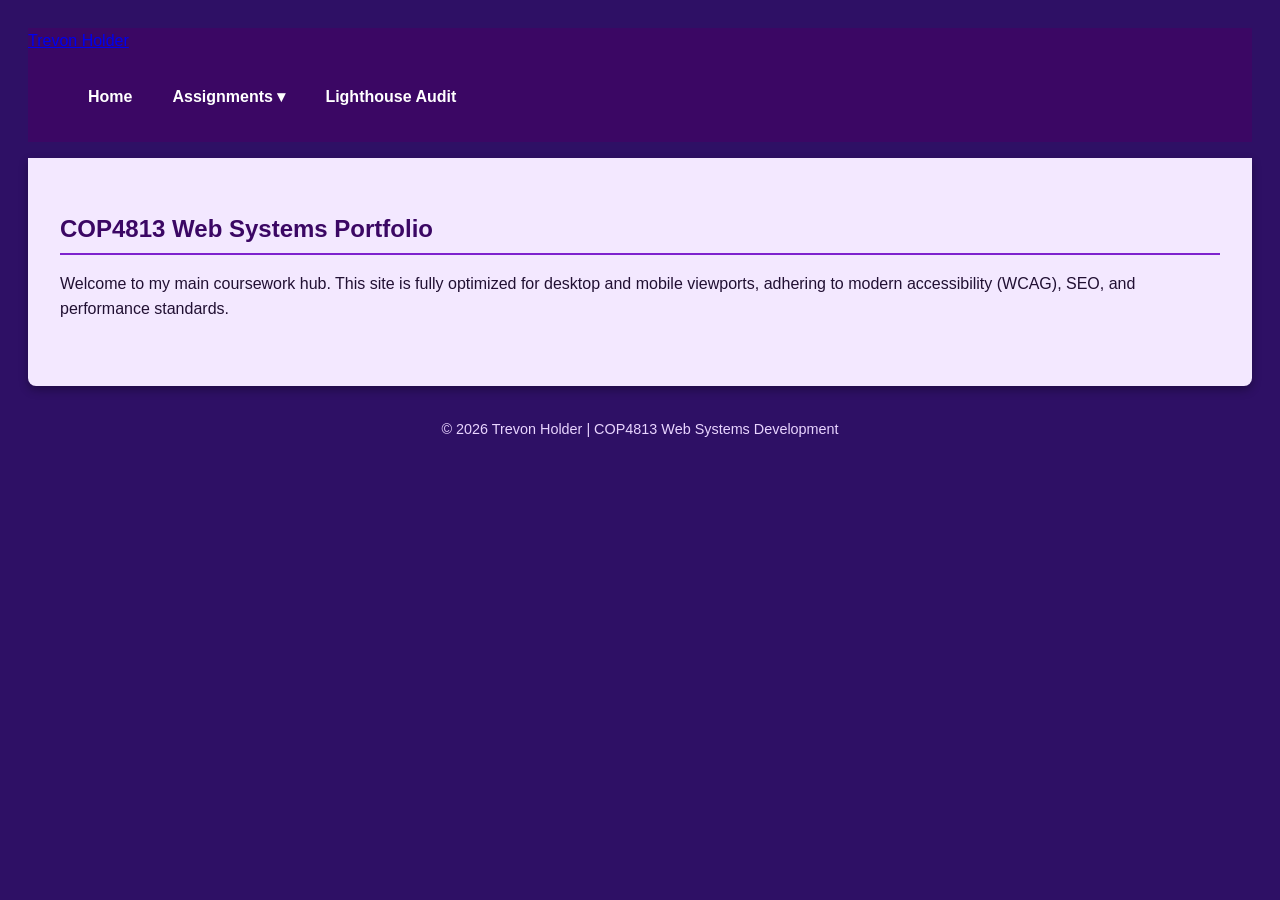
<file: index.html>
<!DOCTYPE html>
<html lang="en">
<head>
  <meta charset="UTF-8">
  <meta name="viewport" content="width=device-width, initial-scale=1.0">
  <meta name="description" content="Personal Web Development Portfolio & Coursework Directory for COP4813.">
  <title>Trevon Holder | Web Systems Portfolio</title>
  <!-- Link to External Unified Stylesheet -->
  <link rel="stylesheet" href="style.css">
</head>
<body>

  <!-- Navigation Bar -->
  <nav class="navbar">
    <a href="index.html" class="nav-brand">Trevon Holder</a>
    <button class="menu-toggle" id="mobileMenuBtn" aria-label="Toggle Navigation Menu">&#9776;</button>

    <ul class="nav-menu" id="navMenu">
      <li><a href="index.html" class="nav-link">Home</a></li>
      <li class="dropdown" id="assignmentsDropdown">
        <a href="#" class="dropdown-toggle" id="dropdownBtn">Assignments &#9662;</a>
        <ul class="dropdown-menu" id="dropdownList">
          <li><a href="assignment1/index.html">Assignment 1 - Hosting Setup</a></li>
          <li><a href="assignment2/index.html">Assignment 2 - CSS Styling</a></li>
          <li><a href="assignment3.html">Assignment 3 - Form &amp; Validation</a></li>
          <li><a href="assignment4/index.html">Assignment 4 - Scatter Plot Calculator</a></li>
          <li><a href="assignment5.html">Assignment 5 - Canvas Spirograph</a></li>
          <li><a href="assignment6.html">Assignment 6 - Fighter Roster (JSON)</a></li>
          <li><a href="assignment7.html">Assignment 7 - Card Dealer</a></li>
          <li><a href="assignment9.html">Assignment 9 - Canvas Animation</a></li>
          <li><a href="audit.html">Assignment 10 - Mobile Lighthouse Audit</a></li>
          <li><a href="assignment11.html">Assignment 11 - BSIT Degree Advisor</a></li>
          <li><a href="assignment12.html">Assignment 12: CMS Comparison (JSON Table)</a></li>
          <li><a href="assignment13.html">Assignment 13: TAP OUT!! (Game Part 1)</a></li>
        </ul>
      </li>
      <li><a href="audit.html" class="nav-link">Lighthouse Audit</a></li>
    </ul>
  </nav>

  <!-- Main Content -->
  <main class="container">
    <section class="hero-card">
      <h2>COP4813 Web Systems Portfolio</h2>
      <p>Welcome to my main coursework hub. This site is fully optimized for desktop and mobile viewports, adhering to modern accessibility (WCAG), SEO, and performance standards.</p>
    </section>
  </main>

  <footer>
    <p>&copy; 2026 Trevon Holder | COP4813 Web Systems Development</p>
  </footer>

  <!-- Mobile & Dropdown Event Handling Script -->
  <script>
    const mobileMenuBtn = document.getElementById('mobileMenuBtn');
    const navMenu = document.getElementById('navMenu');
    const dropdownBtn = document.getElementById('dropdownBtn');
    const dropdownList = document.getElementById('dropdownList');
    const assignmentsDropdown = document.getElementById('assignmentsDropdown');

    // Toggle Mobile Drawer Menu
    mobileMenuBtn.addEventListener('click', (e) => {
      e.stopPropagation();
      navMenu.classList.toggle('active');
    });

    // Toggle Assignment Dropdown List (Supports both click and hover)
    dropdownBtn.addEventListener('click', (e) => {
      e.preventDefault();
      e.stopPropagation();
      dropdownList.classList.toggle('active');
      assignmentsDropdown.classList.toggle('active');
    });

    // Close open menus when clicking outside
    document.addEventListener('click', (e) => {
      if (!navMenu.contains(e.target) && !mobileMenuBtn.contains(e.target)) {
        navMenu.classList.remove('active');
        dropdownList.classList.remove('active');
        assignmentsDropdown.classList.remove('active');
      }
    });
  </script>

</body>
</html>
</file>
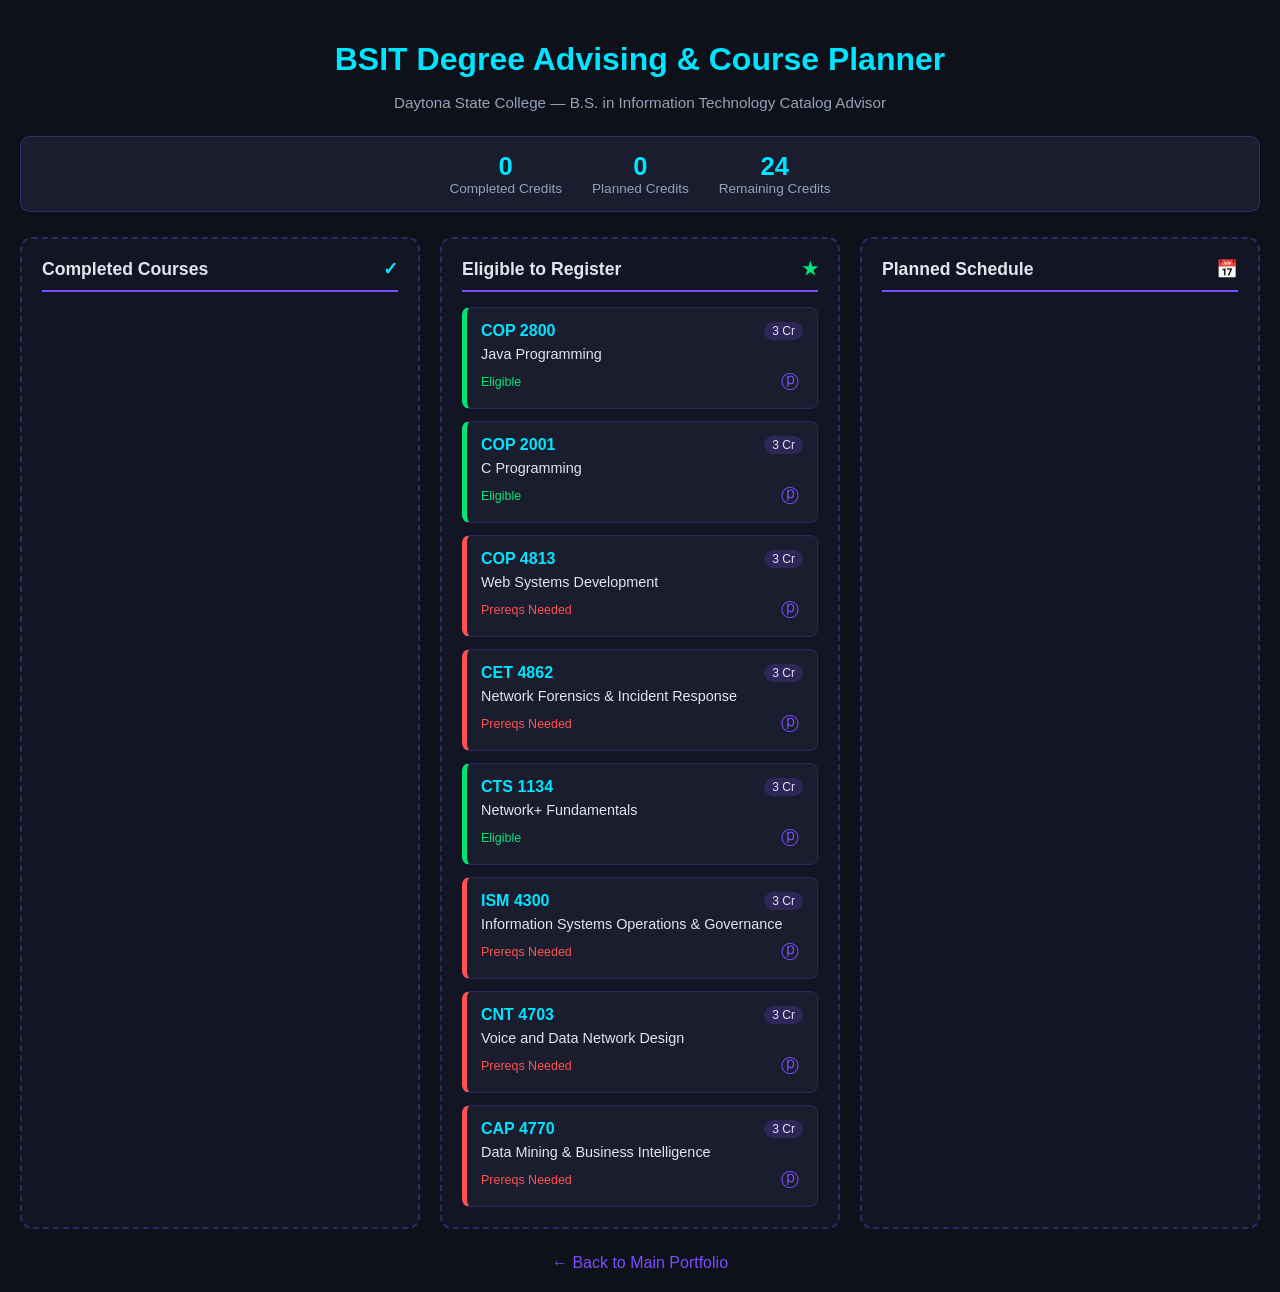
<file: assignment11.html>
<!DOCTYPE html>
<html lang="en">
<head>
  <meta charset="UTF-8">
  <meta name="viewport" content="width=device-width, initial-scale=1.0">
  <meta name="description" content="COP4813 Assignment 11 - Interactive BSIT Degree Advising & Drag/Drop Planner">
  <title>BSIT Degree Advising &amp; Course Planner | Daytona State College</title>
  <style>
    :root {
      --bg-color: #0f111a;
      --card-bg: #1a1d2e;
      --panel-bg: #121524;
      --accent-purple: #7c4dff;
      --accent-cyan: #00e5ff;
      --text-main: #e0e6ed;
      --text-muted: #94a3b8;
      --green-available: #00e676;
      --red-locked: #ff5252;
      --gold-planned: #ffd700;
    }

    * {
      box-sizing: border-box;
    }

    body {
      background-color: var(--bg-color);
      color: var(--text-main);
      font-family: 'Segoe UI', Tahoma, Geneva, Verdana, sans-serif;
      margin: 0;
      padding: 20px;
    }

    header {
      text-align: center;
      margin-bottom: 25px;
    }

    h1 {
      color: var(--accent-cyan);
      margin-bottom: 5px;
    }

    p.subtitle {
      color: var(--text-muted);
      font-size: 0.95rem;
    }

    /* Credit Summary Counter */
    .summary-bar {
      display: flex;
      justify-content: center;
      gap: 30px;
      background-color: var(--card-bg);
      padding: 15px;
      border-radius: 10px;
      border: 1px solid rgba(124, 77, 255, 0.3);
      margin-bottom: 25px;
    }

    .stat-box {
      text-align: center;
    }

    .stat-val {
      font-size: 1.6rem;
      font-weight: bold;
      color: var(--accent-cyan);
    }

    .stat-lbl {
      font-size: 0.85rem;
      color: var(--text-muted);
    }

    /* Drag & Drop Main Layout */
    .planner-grid {
      display: grid;
      grid-template-columns: 1fr 1fr 1fr;
      gap: 20px;
    }

    @media (max-width: 992px) {
      .planner-grid {
        grid-template-columns: 1fr;
      }
    }

    .drop-column {
      background-color: var(--panel-bg);
      border: 2px dashed rgba(124, 77, 255, 0.3);
      border-radius: 12px;
      padding: 20px;
      min-height: 500px;
      display: flex;
      flex-direction: column;
    }

    .drop-column.drag-over {
      border-color: var(--accent-cyan);
      background-color: rgba(0, 229, 255, 0.05);
    }

    .column-header {
      font-size: 1.1rem;
      font-weight: bold;
      margin-bottom: 15px;
      padding-bottom: 10px;
      border-bottom: 2px solid var(--accent-purple);
      display: flex;
      justify-content: space-between;
      align-items: center;
    }

    .course-list {
      flex: 1;
      display: flex;
      flex-direction: column;
      gap: 12px;
    }

    /* Dynamically Generated Course Cards */
    .course-card {
      background-color: var(--card-bg);
      border: 1px solid rgba(124, 77, 255, 0.2);
      border-left: 5px solid var(--red-locked);
      border-radius: 8px;
      padding: 14px;
      cursor: grab;
      transition: all 0.2s ease;
      position: relative;
    }

    .course-card:active {
      cursor: grabbing;
    }

    .course-card.available {
      border-left-color: var(--green-available);
    }

    .course-card.completed {
      border-left-color: var(--accent-cyan);
      opacity: 0.85;
    }

    .course-card.planned {
      border-left-color: var(--gold-planned);
    }

    .course-card.disabled-or {
      opacity: 0.4;
      pointer-events: none;
      filter: grayscale(80%);
    }

    .card-top {
      display: flex;
      justify-content: space-between;
      align-items: center;
      margin-bottom: 6px;
    }

    .course-code {
      font-weight: bold;
      color: var(--accent-cyan);
    }

    .course-credits {
      background-color: rgba(124, 77, 255, 0.2);
      padding: 2px 8px;
      border-radius: 12px;
      font-size: 0.75rem;
    }

    .course-title {
      font-size: 0.9rem;
      margin-bottom: 8px;
    }

    .card-footer {
      display: flex;
      justify-content: space-between;
      align-items: center;
      font-size: 0.78rem;
      color: var(--text-muted);
    }

    .info-btn {
      background: none;
      border: none;
      color: var(--accent-purple);
      cursor: pointer;
      font-size: 1.1rem;
      padding: 0 4px;
    }

    .info-btn:hover {
      color: var(--accent-cyan);
    }

    /* Info Modal Popup */
    .modal {
      display: none;
      position: fixed;
      top: 0;
      left: 0;
      width: 100%;
      height: 100%;
      background-color: rgba(0, 0, 0, 0.75);
      z-index: 2000;
      justify-content: center;
      align-items: center;
    }

    .modal-content {
      background-color: var(--card-bg);
      border: 1px solid var(--accent-purple);
      border-radius: 12px;
      padding: 25px;
      max-width: 500px;
      width: 90%;
      box-shadow: 0 8px 32px rgba(0,0,0,0.8);
    }

    .modal-header {
      display: flex;
      justify-content: space-between;
      align-items: center;
      border-bottom: 1px solid rgba(124, 77, 255, 0.3);
      padding-bottom: 10px;
      margin-bottom: 15px;
    }

    .close-btn {
      background: none;
      border: none;
      color: var(--text-muted);
      font-size: 1.5rem;
      cursor: pointer;
    }

    .back-link {
      display: inline-block;
      margin-top: 25px;
      color: var(--accent-purple);
      text-decoration: none;
    }

    .back-link:hover {
      color: var(--accent-cyan);
      text-decoration: underline;
    }
  </style>
</head>
<body>

  <header>
    <h1>BSIT Degree Advising &amp; Course Planner</h1>
    <p class="subtitle">Daytona State College — B.S. in Information Technology Catalog Advisor</p>
  </header>

  <!-- Dynamic Credit Audit Summary -->
  <div class="summary-bar">
    <div class="stat-box">
      <div class="stat-val" id="completedCredits">0</div>
      <div class="stat-lbl">Completed Credits</div>
    </div>
    <div class="stat-box">
      <div class="stat-val" id="plannedCredits">0</div>
      <div class="stat-lbl">Planned Credits</div>
    </div>
    <div class="stat-box">
      <div class="stat-val" id="remainingCredits">24</div>
      <div class="stat-lbl">Remaining Credits</div>
    </div>
  </div>

  <!-- Interactive Drag & Drop Planner Grid -->
  <div class="planner-grid">
    <!-- Column 1: Completed / Transfer Courses -->
    <div class="drop-column" id="col-completed" data-status="completed">
      <div class="column-header">
        <span>Completed Courses</span>
        <span style="color: var(--accent-cyan);">&#10003;</span>
      </div>
      <div class="course-list" id="list-completed"></div>
    </div>

    <!-- Column 2: Available Courses (Dynamic Prerequisites Met) -->
    <div class="drop-column" id="col-available" data-status="available">
      <div class="column-header">
        <span>Eligible to Register</span>
        <span style="color: var(--green-available);">&#9733;</span>
      </div>
      <div class="course-list" id="list-available"></div>
    </div>

    <!-- Column 3: Upcoming Semester Schedule -->
    <div class="drop-column" id="col-planned" data-status="planned">
      <div class="column-header">
        <span>Planned Schedule</span>
        <span style="color: var(--gold-planned);">&#128197;</span>
      </div>
      <div class="course-list" id="list-planned"></div>
    </div>
  </div>

  <div style="text-align: center;">
    <a href="index.html" class="back-link">&larr; Back to Main Portfolio</a>
  </div>

  <!-- Course Notes & Details Modal -->
  <div class="modal" id="infoModal">
    <div class="modal-content">
      <div class="modal-header">
        <h3 id="modalTitle" style="margin: 0; color: var(--accent-cyan);">Course Details</h3>
        <button class="close-btn" id="closeModalBtn">&times;</button>
      </div>
      <div id="modalBody"></div>
    </div>
  </div>

  <script>
    // Requirement 1: Representative JSON Data Structure for BSIT Course Program
    const bsitProgramData = [
      {
        id: "COP2800",
        code: "COP 2800",
        title: "Java Programming",
        credits: 3,
        prereqs: [], // No prereqs
        orGroup: "INTRO_PROG", // OR Prerequisite condition with COP2001
        note: "Satisfies Core Programming requirement. Students must select EITHER COP2800 OR COP2001, but do not need both."
      },
      {
        id: "COP2001",
        code: "COP 2001",
        title: "C Programming",
        credits: 3,
        prereqs: [],
        orGroup: "INTRO_PROG",
        note: "Satisfies Core Programming requirement. Students must select EITHER COP2800 OR COP2001, but do not need both."
      },
      {
        id: "COP4813",
        code: "COP 4813",
        title: "Web Systems Development",
        credits: 3,
        prereqs: { type: "OR", courses: ["COP2800", "COP2001"] }, // Requires COP2800 OR COP2001
        note: "Focuses on advanced client/server scripting, dynamic UI creation, and enterprise web integration."
      },
      {
        id: "CET4862",
        code: "CET 4862",
        title: "Network Forensics & Incident Response",
        credits: 3,
        prereqs: { type: "AND", courses: ["CTS1134"] },
        note: "Covers volatile memory captures, packet analysis, and digital evidence handling."
      },
      {
        id: "CTS1134",
        code: "CTS 1134",
        title: "Network+ Fundamentals",
        credits: 3,
        prereqs: [],
        note: "Introductory networking concepts covering OSI model, TCP/IP, and routing protocols."
      },
      {
        id: "ISM4300",
        code: "ISM 4300",
        title: "Information Systems Operations & Governance",
        credits: 3,
        prereqs: { type: "AND", courses: ["CTS1134", "COP4813"] }, // Requires both CTS1134 AND COP4813
        note: "Enterprise IT service management, HIPAA compliance, and system administration workflows."
      },
      {
        id: "CNT4703",
        code: "CNT 4703",
        title: "Voice and Data Network Design",
        credits: 3,
        prereqs: { type: "AND", courses: ["CTS1134"] },
        note: "Enterprise architecture design for telecommunications and campus data networks."
      },
      {
        id: "CAP4770",
        code: "CAP 4770",
        title: "Data Mining & Business Intelligence",
        credits: 3,
        prereqs: { type: "AND", courses: ["COP4813"] },
        note: "Big data processing, relational data models, and predictive analytics."
      }
    ];

    // State Tracking
    const courseState = {}; // Stores course status: 'unlocked', 'completed', 'planned', or 'disabled-or'

    // Initialize State
    bsitProgramData.forEach(c => {
      courseState[c.id] = 'unlocked';
    });

    // Requirement 2: Dynamic Creation of Interface Elements
    function renderAdvisor() {
      const listCompleted = document.getElementById('list-completed');
      const listAvailable = document.getElementById('list-available');
      const listPlanned = document.getElementById('list-planned');

      listCompleted.innerHTML = '';
      listAvailable.innerHTML = '';
      listPlanned.innerHTML = '';

      evaluatePrerequisites();

      bsitProgramData.forEach(course => {
        const status = courseState[course.id];
        const card = createCourseCard(course, status);

        if (status === 'completed') {
          listCompleted.appendChild(card);
        } else if (status === 'planned') {
          listPlanned.appendChild(card);
        } else {
          listAvailable.appendChild(card);
        }
      });

      updateCreditSummary();
    }

    // Factory Function to dynamically construct Course Card DOM elements
    function createCourseCard(course, status) {
      const card = document.createElement('div');
      card.className = `course-card ${status}`;
      card.id = `card-${course.id}`;
      card.setAttribute('draggable', status !== 'disabled-or');
      card.dataset.courseId = course.id;

      // Card Header
      const cardTop = document.createElement('div');
      cardTop.className = 'card-top';

      const codeEl = document.createElement('span');
      codeEl.className = 'course-code';
      codeEl.textContent = course.code;

      const creditsEl = document.createElement('span');
      creditsEl.className = 'course-credits';
      creditsEl.textContent = `${course.credits} Cr`;

      cardTop.appendChild(codeEl);
      cardTop.appendChild(creditsEl);

      // Card Title
      const titleEl = document.createElement('div');
      titleEl.className = 'course-title';
      titleEl.textContent = course.title;

      // Card Footer
      const cardFooter = document.createElement('div');
      cardFooter.className = 'card-footer';

      const statusText = document.createElement('span');
      if (status === 'disabled-or') {
        statusText.textContent = 'Locked (OR Choice Taken)';
        statusText.style.color = 'var(--red-locked)';
      } else if (status === 'completed') {
        statusText.textContent = 'Completed';
        statusText.style.color = 'var(--accent-cyan)';
      } else if (status === 'planned') {
        statusText.textContent = 'Planned';
        statusText.style.color = 'var(--gold-planned)';
      } else {
        const isEligible = checkCourseEligibility(course);
        statusText.textContent = isEligible ? 'Eligible' : 'Prereqs Needed';
        statusText.style.color = isEligible ? 'var(--green-available)' : 'var(--red-locked)';
        if (!isEligible) card.classList.remove('available');
        else card.classList.add('available');
      }

      const infoBtn = document.createElement('button');
      infoBtn.className = 'info-btn';
      infoBtn.innerHTML = '&#9439;'; // Info Icon
      infoBtn.title = 'View Catalog Details';
      
      // Requirement 3: Respond to Events Triggered by Dynamically Generated Elements
      infoBtn.addEventListener('click', (e) => {
        e.stopPropagation();
        openCourseModal(course);
      });

      cardFooter.appendChild(statusText);
      cardFooter.appendChild(infoBtn);

      card.appendChild(cardTop);
      card.appendChild(titleEl);
      card.appendChild(cardFooter);

      // Drag Start Event Listener
      card.addEventListener('dragstart', (e) => {
        e.dataTransfer.setData('text/plain', course.id);
        e.dataTransfer.effectAllowed = 'move';
      });

      return card;
    }

    // Business Logic: Prerequisite & AND/OR Rule Evaluation
    function evaluatePrerequisites() {
      // 1. Check OR Mutex Rule (e.g., COP2800 OR COP2001)
      const completedIds = Object.keys(courseState).filter(id => courseState[id] === 'completed' || courseState[id] === 'planned');

      bsitProgramData.forEach(course => {
        if (course.orGroup) {
          const sibling = bsitProgramData.find(c => c.orGroup === course.orGroup && c.id !== course.id);
          if (sibling && (courseState[sibling.id] === 'completed' || courseState[sibling.id] === 'planned')) {
            if (courseState[course.id] !== 'completed' && courseState[course.id] !== 'planned') {
              courseState[course.id] = 'disabled-or';
            }
          } else if (courseState[course.id] === 'disabled-or') {
            courseState[course.id] = 'unlocked';
          }
        }
      });
    }

    function checkCourseEligibility(course) {
      if (!course.prereqs || course.prereqs.length === 0) return true;

      const completedIds = Object.keys(courseState).filter(id => courseState[id] === 'completed');

      if (course.prereqs.type === 'AND') {
        return course.prereqs.courses.every(req => completedIds.includes(req));
      } else if (course.prereqs.type === 'OR') {
        return course.prereqs.courses.some(req => completedIds.includes(req));
      }
      return true;
    }

    // Dynamic Credit Summary Counter
    function updateCreditSummary() {
      let completed = 0;
      let planned = 0;
      const total = bsitProgramData.reduce((acc, c) => acc + c.credits, 0);

      bsitProgramData.forEach(course => {
        if (courseState[course.id] === 'completed') completed += course.credits;
        if (courseState[course.id] === 'planned') planned += course.credits;
      });

      document.getElementById('completedCredits').textContent = completed;
      document.getElementById('plannedCredits').textContent = planned;
      document.getElementById('remainingCredits').textContent = Math.max(0, total - completed - planned);
    }

    // Drag & Drop Column Target Listeners
    const columns = document.querySelectorAll('.drop-column');

    columns.forEach(col => {
      col.addEventListener('dragover', (e) => {
        e.preventDefault();
        col.classList.add('drag-over');
      });

      col.addEventListener('dragleave', () => {
        col.classList.remove('drag-over');
      });

      col.addEventListener('drop', (e) => {
        e.preventDefault();
        col.classList.remove('drag-over');
        const courseId = e.dataTransfer.getData('text/plain');
        const targetStatus = col.dataset.status;

        const course = bsitProgramData.find(c => c.id === courseId);
        
        // Validation: Cannot plan/complete course if prerequisites are missing
        if ((targetStatus === 'completed' || targetStatus === 'planned') && !checkCourseEligibility(course)) {
          alert(`Cannot move ${course.code}: Prerequisites not satisfied!`);
          return;
        }

        courseState[courseId] = targetStatus;
        renderAdvisor();
      });
    });

    // Dynamic Modal Popup Logic
    const infoModal = document.getElementById('infoModal');
    const closeModalBtn = document.getElementById('closeModalBtn');

    function openCourseModal(course) {
      document.getElementById('modalTitle').textContent = `${course.code}: ${course.title}`;
      
      let prereqDesc = 'None';
      if (course.prereqs && course.prereqs.courses) {
        prereqDesc = `${course.prereqs.type} condition: ${course.prereqs.courses.join(', ')}`;
      }

      document.getElementById('modalBody').innerHTML = `
        <p><strong>Credits:</strong> ${course.credits}</p>
        <p><strong>Prerequisites:</strong> ${prereqDesc}</p>
        <p><strong>Catalog Note:</strong> ${course.note}</p>
      `;
      infoModal.style.display = 'flex';
    }

    closeModalBtn.addEventListener('click', () => {
      infoModal.style.display = 'none';
    });

    window.addEventListener('click', (e) => {
      if (e.target === infoModal) infoModal.style.display = 'none';
    });

    // Initial Render
    renderAdvisor();
  </script>
</body>
</html>
</file>
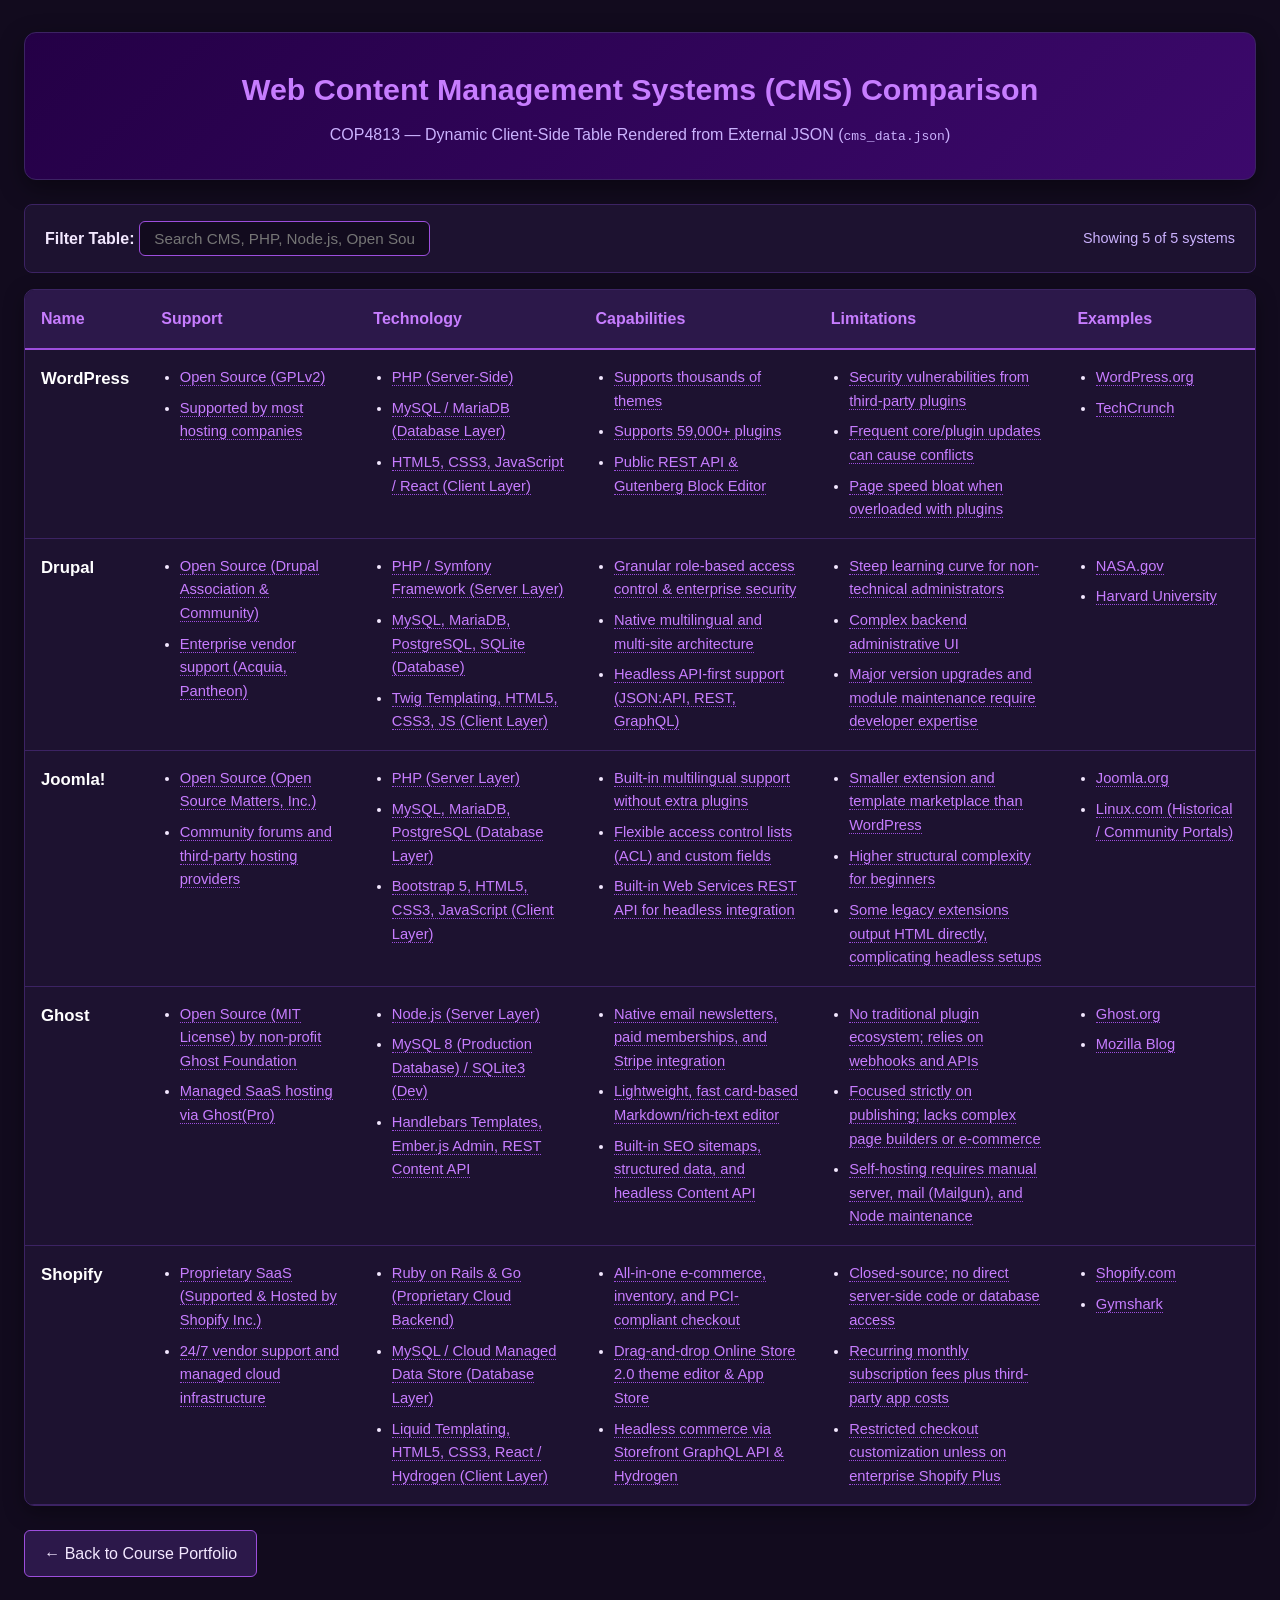
<file: assignment12.html>
<!DOCTYPE html>
<html lang="en">
<head>
  <meta charset="UTF-8">
  <meta name="viewport" content="width=device-width, initial-scale=1.0">
  <title>Assignment 12: Content Management Systems | Trevon L Holder</title>
  <link rel="stylesheet" href="style.css">
  <style>
    :root {
      --bg-dark: #120b1e;
      --bg-card: #1d1230;
      --bg-header: #2c184a;
      --accent-purple: #9d4edd;
      --accent-glow: #c77dff;
      --text-main: #f3e8ff;
      --text-muted: #cbb2fe;
      --border-color: #3c2363;
    }

    body {
      background-color: var(--bg-dark);
      color: var(--text-main);
      font-family: 'Segoe UI', Tahoma, Geneva, Verdana, sans-serif;
      margin: 0;
      padding: 0;
      line-height: 1.6;
    }

    .container {
      max-width: 1250px;
      margin: 2rem auto;
      padding: 0 1.5rem;
    }

    header.page-header {
      background: linear-gradient(135deg, #240046, #3c096c);
      padding: 2rem;
      border-radius: 12px;
      border: 1px solid var(--border-color);
      box-shadow: 0 8px 24px rgba(0, 0, 0, 0.4);
      margin-bottom: 1.5rem;
    }

    header.page-header h1 {
      margin: 0 0 0.5rem 0;
      color: var(--accent-glow);
      font-size: 1.9rem;
    }

    header.page-header p {
      margin: 0;
      color: var(--text-muted);
    }

    .controls-bar {
      display: flex;
      justify-content: space-between;
      align-items: center;
      flex-wrap: wrap;
      gap: 1rem;
      margin-bottom: 1rem;
      background-color: var(--bg-card);
      padding: 1rem 1.25rem;
      border-radius: 8px;
      border: 1px solid var(--border-color);
    }

    .controls-bar input {
      background-color: var(--bg-dark);
      color: var(--text-main);
      border: 1px solid var(--accent-purple);
      border-radius: 6px;
      padding: 0.5rem 0.9rem;
      font-size: 0.95rem;
      min-width: 260px;
    }

    .controls-bar input:focus {
      outline: none;
      box-shadow: 0 0 0 2px rgba(199, 125, 255, 0.35);
    }

    .table-wrapper {
      overflow-x: auto;
      background-color: var(--bg-card);
      border-radius: 10px;
      border: 1px solid var(--border-color);
      box-shadow: 0 6px 20px rgba(0, 0, 0, 0.35);
    }

    table {
      width: 100%;
      border-collapse: collapse;
      text-align: left;
    }

    thead {
      background-color: var(--bg-header);
    }

    th {
      padding: 1rem;
      color: var(--accent-glow);
      font-weight: 600;
      border-bottom: 2px solid var(--accent-purple);
      white-space: nowrap;
    }

    td {
      padding: 1rem;
      border-bottom: 1px solid var(--border-color);
      vertical-align: top;
      font-size: 0.92rem;
    }

    tbody tr:hover {
      background-color: rgba(157, 78, 221, 0.1);
    }

    td.cms-name {
      font-weight: 700;
      font-size: 1.05rem;
      color: #ffffff;
      white-space: nowrap;
    }

    td ul {
      margin: 0;
      padding-left: 1.15rem;
    }

    td li {
      margin-bottom: 0.45rem;
    }

    td li:last-child {
      margin-bottom: 0;
    }

    a {
      color: var(--accent-glow);
      text-decoration: none;
      border-bottom: 1px dotted var(--accent-purple);
      transition: color 0.2s ease;
    }

    a:hover {
      color: #ffffff;
      border-bottom-style: solid;
    }

    .status-msg {
      padding: 1.5rem;
      text-align: center;
      color: var(--text-muted);
    }

    .error-msg {
      color: #ff758f;
      font-weight: 600;
    }

    .back-link {
      display: inline-block;
      margin-top: 1.5rem;
      padding: 0.6rem 1.2rem;
      background-color: var(--bg-header);
      border: 1px solid var(--accent-purple);
      border-radius: 6px;
      color: var(--text-main);
    }
  </style>
</head>
<body>
  <div class="container">
    <header class="page-header">
      <h1>Web Content Management Systems (CMS) Comparison</h1>
      <p>COP4813 &mdash; Dynamic Client-Side Table Rendered from External JSON (<code>cms_data.json</code>)</p>
    </header>

    <div class="controls-bar">
      <div>
        <label for="cmsFilter"><strong>Filter Table:</strong> </label>
        <input type="text" id="cmsFilter" placeholder="Search CMS, PHP, Node.js, Open Source...">
      </div>
      <div id="recordCount" style="color: var(--text-muted); font-size: 0.9rem;">Loading systems...</div>
    </div>

    <div class="table-wrapper">
      <table id="cmsTable">
        <thead>
          <tr>
            <th>Name</th>
            <th>Support</th>
            <th>Technology</th>
            <th>Capabilities</th>
            <th>Limitations</th>
            <th>Examples</th>
          </tr>
        </thead>
        <tbody id="cmsTableBody">
          <tr>
            <td colspan="6" class="status-msg">Fetching CMS dataset...</td>
          </tr>
        </tbody>
      </table>
    </div>

    <a href="index.html" class="back-link">&larr; Back to Course Portfolio</a>
  </div>

  <script>
    let cmsDataset = [];

    function createLinkedListCell(items) {
      const td = document.createElement('td');
      const ul = document.createElement('ul');

      items.forEach(item => {
        const li = document.createElement('li');
        if (item.url) {
          const link = document.createElement('a');
          link.href = item.url;
          link.textContent = item.text;
          link.target = '_blank';
          link.rel = 'noopener noreferrer';
          li.appendChild(link);
        } else {
          li.textContent = item.text;
        }
        ul.appendChild(li);
      });

      td.appendChild(ul);
      return td;
    }

    function renderTable(data) {
      const tbody = document.getElementById('cmsTableBody');
      const countLabel = document.getElementById('recordCount');
      tbody.innerHTML = '';

      if (data.length === 0) {
        tbody.innerHTML = '<tr><td colspan="6" class="status-msg">No matching CMS platforms found.</td></tr>';
        countLabel.textContent = 'Showing 0 of ' + cmsDataset.length + ' systems';
        return;
      }

      data.forEach(cms => {
        const tr = document.createElement('tr');

        const nameTd = document.createElement('td');
        nameTd.className = 'cms-name';
        nameTd.textContent = cms.name;
        tr.appendChild(nameTd);

        tr.appendChild(createLinkedListCell(cms.support));
        tr.appendChild(createLinkedListCell(cms.technology));
        tr.appendChild(createLinkedListCell(cms.capabilities));
        tr.appendChild(createLinkedListCell(cms.limitations));
        tr.appendChild(createLinkedListCell(cms.examples));

        tbody.appendChild(tr);
      });

      countLabel.textContent = `Showing ${data.length} of ${cmsDataset.length} systems`;
    }

    async function loadCMSData() {
      const tbody = document.getElementById('cmsTableBody');
      try {
        const response = await fetch('./cms_data.json?v=' + Date.now());
        if (!response.ok) {
          throw new Error(`HTTP ${response.status} (${response.statusText}) fetching ${response.url}`);
        }
        cmsDataset = await response.json();
        renderTable(cmsDataset);
      } catch (error) {
        console.error('Error loading cms_data.json:', error);
        tbody.innerHTML = `
          <tr>
            <td colspan="6" class="status-msg error-msg">
              Failed to load cms_data.json: ${error.message}
            </td>
          </tr>`;
      }
    }

    document.getElementById('cmsFilter').addEventListener('input', function (e) {
      const query = e.target.value.toLowerCase().trim();
      const filtered = cmsDataset.filter(cms => {
        const searchableText = JSON.stringify(cms).toLowerCase();
        return searchableText.includes(query);
      });
      renderTable(filtered);
    });

    document.addEventListener('DOMContentLoaded', loadCMSData);
  </script>
</body>
</html>
</file>
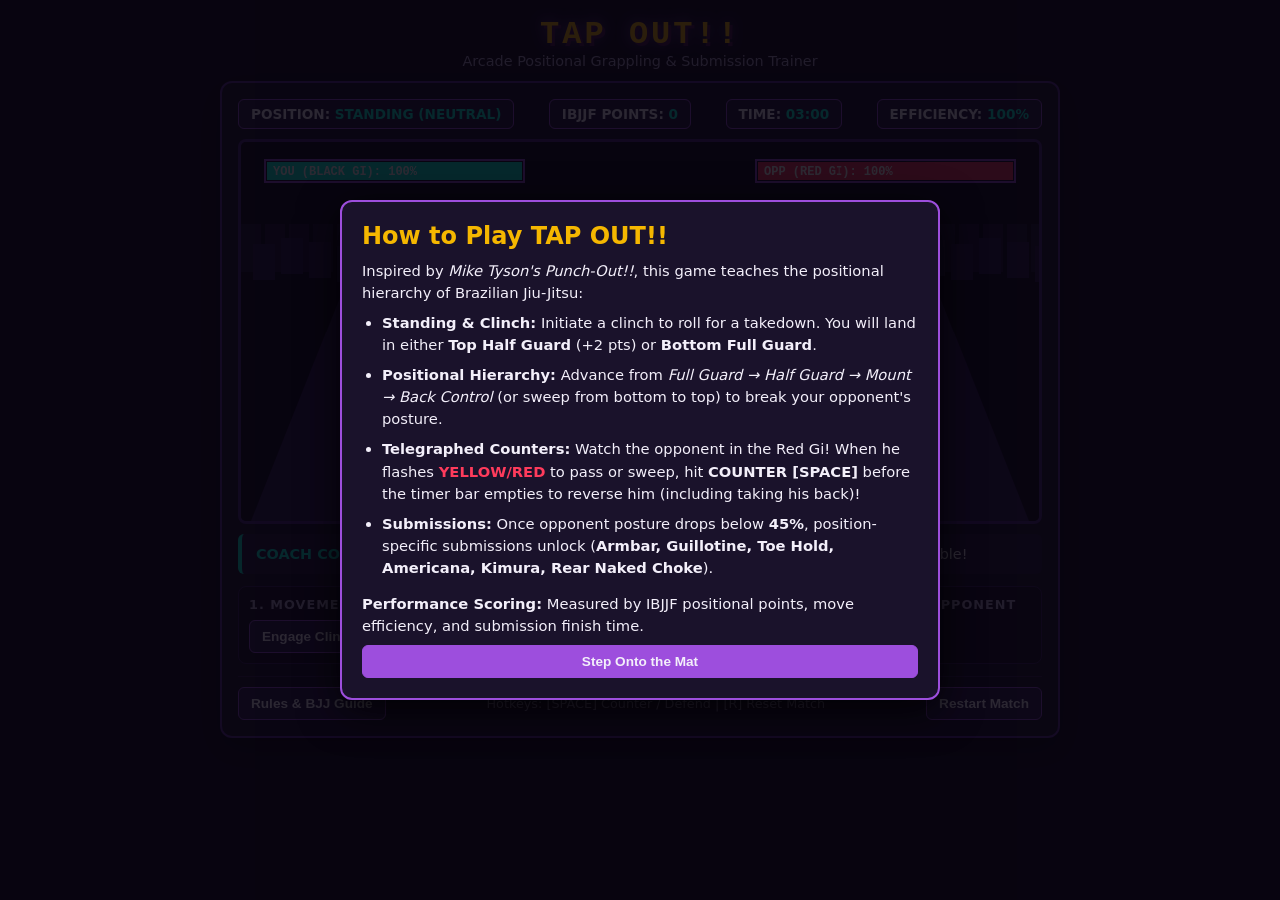
<file: assignment13.html>
<!DOCTYPE html>
<html lang="en">
<head>
  <meta charset="UTF-8" />
  <meta name="viewport" content="width=device-width, initial-scale=1.0" />
  <title>TAP OUT!! | BJJ Positional & Submission Trainer</title>
  <style>
    :root {
      --bg-dark: #0f0a1a;
      --panel-bg: #1a122b;
      --border-purple: #5b2c98;
      --accent-purple: #9d4edd;
      --accent-gold: #f5b700;
      --accent-cyan: #00f5d4;
      --accent-red: #ff3b5c;
      --text-main: #f3effa;
      --text-muted: #b4a7cc;
    }

    * { box-sizing: border-box; margin: 0; padding: 0; }

    body {
      background-color: var(--bg-dark);
      color: var(--text-main);
      font-family: 'Segoe UI', system-ui, -apple-system, sans-serif;
      display: flex;
      flex-direction: column;
      align-items: center;
      min-height: 100vh;
      padding: 16px;
    }

    header {
      text-align: center;
      margin-bottom: 12px;
      max-width: 820px;
      width: 100%;
    }

    h1 {
      font-size: 2rem;
      letter-spacing: 3px;
      color: var(--accent-gold);
      text-shadow: 3px 3px 0px #4a154b, 0 0 14px rgba(157, 78, 221, 0.7);
      font-family: 'Courier New', Courier, monospace;
      font-weight: 900;
    }

    .subtitle {
      color: var(--text-muted);
      font-size: 0.9rem;
    }

    .game-wrapper {
      background: var(--panel-bg);
      border: 2px solid var(--border-purple);
      border-radius: 12px;
      padding: 16px;
      max-width: 840px;
      width: 100%;
      box-shadow: 0 12px 32px rgba(0, 0, 0, 0.65);
    }

    .top-bar {
      display: flex;
      justify-content: space-between;
      align-items: center;
      margin-bottom: 10px;
      gap: 10px;
      flex-wrap: wrap;
    }

    .badge {
      background: #271a40;
      border: 1px solid var(--accent-purple);
      padding: 6px 12px;
      border-radius: 6px;
      font-size: 0.85rem;
      font-weight: 600;
    }

    .badge span {
      color: var(--accent-cyan);
    }

    canvas {
      display: block;
      width: 100%;
      height: auto;
      background: #120b21;
      border: 3px solid #4c2680;
      border-radius: 8px;
      image-rendering: pixelated;
      image-rendering: crisp-edges;
    }

    .edu-banner {
      margin-top: 10px;
      background: #23163b;
      border-left: 4px solid var(--accent-cyan);
      padding: 10px 14px;
      border-radius: 6px;
      font-size: 0.9rem;
      line-height: 1.4;
    }

    .edu-banner strong {
      color: var(--accent-cyan);
    }

    .controls-grid {
      display: grid;
      grid-template-columns: 1fr 1fr;
      gap: 12px;
      margin-top: 12px;
    }

    .control-box {
      background: #140d22;
      border: 1px solid #381e5c;
      border-radius: 8px;
      padding: 10px;
    }

    .control-box h3 {
      font-size: 0.8rem;
      text-transform: uppercase;
      letter-spacing: 1px;
      color: var(--text-muted);
      margin-bottom: 8px;
    }

    .btn-row {
      display: flex;
      flex-wrap: wrap;
      gap: 8px;
    }

    button {
      background: #2d1b4e;
      color: var(--text-main);
      border: 1px solid var(--accent-purple);
      padding: 8px 12px;
      border-radius: 6px;
      font-size: 0.85rem;
      font-weight: 600;
      cursor: pointer;
      transition: all 0.15s ease;
    }

    button:hover:not(:disabled) {
      background: var(--accent-purple);
      transform: translateY(-1px);
    }

    button:disabled {
      opacity: 0.35;
      cursor: not-allowed;
    }

    button.sub-btn {
      border-color: var(--accent-gold);
      color: #ffe89e;
    }

    button.sub-btn:hover:not(:disabled) {
      background: #b8860b;
      color: #fff;
    }

    button.counter-btn {
      border-color: var(--accent-red);
      background: #4a1525;
      animation: pulse 0.7s infinite alternate;
    }

    @keyframes pulse {
      from { box-shadow: 0 0 4px var(--accent-red); }
      to { box-shadow: 0 0 14px var(--accent-red); }
    }

    .footer-actions {
      display: flex;
      justify-content: space-between;
      align-items: center;
      margin-top: 12px;
      padding-top: 10px;
      border-top: 1px solid #331c54;
    }

    .modal-overlay {
      position: fixed;
      inset: 0;
      background: rgba(8, 4, 15, 0.85);
      display: flex;
      justify-content: center;
      align-items: center;
      padding: 16px;
      z-index: 50;
    }

    .modal {
      background: var(--panel-bg);
      border: 2px solid var(--accent-purple);
      border-radius: 12px;
      max-width: 600px;
      width: 100%;
      padding: 20px;
      box-shadow: 0 10px 40px rgba(0,0,0,0.8);
    }

    .modal h2 {
      color: var(--accent-gold);
      margin-bottom: 10px;
    }

    .modal p, .modal li {
      font-size: 0.92rem;
      line-height: 1.5;
      color: var(--text-main);
      margin-bottom: 8px;
    }

    .modal ul {
      padding-left: 20px;
      margin-bottom: 14px;
    }

    .hidden { display: none !important; }
  </style>
</head>
<body>

  <header>
    <h1>TAP OUT!!</h1>
    <div class="subtitle">Arcade Positional Grappling &amp; Submission Trainer</div>
  </header>

  <main class="game-wrapper">
    <div class="top-bar">
      <div class="badge">POSITION: <span id="posLabel">STANDING</span></div>
      <div class="badge">IBJJF POINTS: <span id="pointsLabel">0</span></div>
      <div class="badge">TIME: <span id="timerLabel">03:00</span></div>
      <div class="badge">EFFICIENCY: <span id="effLabel">100%</span></div>
    </div>

    <canvas id="arena" width="800" height="380"></canvas>

    <div class="edu-banner" id="eduTip">
      <strong>COACH CORNER:</strong> Both fighters start standing. Engage the clinch to trigger a takedown scramble!
    </div>

    <div class="controls-grid">
      <div class="control-box">
        <h3>1. Movement, Transitions &amp; Defense</h3>
        <div class="btn-row" id="transitionControls"></div>
      </div>
      <div class="control-box">
        <h3>2. Submissions (Requires Low Opponent Posture)</h3>
        <div class="btn-row" id="submissionControls"></div>
      </div>
    </div>

    <div class="footer-actions">
      <button id="rulesBtn" type="button">Rules &amp; BJJ Guide</button>
      <span style="font-size: 0.8rem; color: var(--text-muted);">Hotkeys: [SPACE] Counter / Defend | [R] Reset Match</span>
      <button id="resetBtn" type="button">Restart Match</button>
    </div>
  </main>

  <!-- Rules / Intro Modal -->
  <div class="modal-overlay" id="rulesModal">
    <div class="modal">
      <h2>How to Play TAP OUT!!</h2>
      <p>Inspired by <em>Mike Tyson's Punch-Out!!</em>, this game teaches the positional hierarchy of Brazilian Jiu-Jitsu:</p>
      <ul>
        <li><strong>Standing &amp; Clinch:</strong> Initiate a clinch to roll for a takedown. You will land in either <strong>Top Half Guard</strong> (+2 pts) or <strong>Bottom Full Guard</strong>.</li>
        <li><strong>Positional Hierarchy:</strong> Advance from <em>Full Guard &rarr; Half Guard &rarr; Mount &rarr; Back Control</em> (or sweep from bottom to top) to break your opponent's posture.</li>
        <li><strong>Telegraphed Counters:</strong> Watch the opponent in the Red Gi! When he flashes <span style="color:#ff3b5c;font-weight:bold;">YELLOW/RED</span> to pass or sweep, hit <strong>COUNTER [SPACE]</strong> before the timer bar empties to reverse him (including taking his back)!</li>
        <li><strong>Submissions:</strong> Once opponent posture drops below <strong>45%</strong>, position-specific submissions unlock (<strong>Armbar, Guillotine, Toe Hold, Americana, Kimura, Rear Naked Choke</strong>).</li>
      </ul>
      <p><strong>Performance Scoring:</strong> Measured by IBJJF positional points, move efficiency, and submission finish time.</p>
      <button id="closeRulesBtn" type="button" style="width:100%; background: var(--accent-purple);">Step Onto the Mat</button>
    </div>
  </div>

  <!-- End of Match Scorecard Modal -->
  <div class="modal-overlay hidden" id="endModal">
    <div class="modal">
      <h2 id="endTitle">VICTORY BY SUBMISSION!</h2>
      <p id="endSummary"></p>
      <div id="endStats" style="background:#140d22; padding:12px; border-radius:8px; margin:12px 0; font-size:0.9rem;"></div>
      <button id="playAgainBtn" type="button" style="width:100%; background: var(--accent-purple);">Rematch</button>
    </div>
  </div>

  <script>
    const canvas = document.getElementById('arena');
    const ctx = canvas.getContext('2d');
    ctx.imageSmoothingEnabled = false;

    const PALETTE = {
      O: '#0b0812',
      H: '#231712',
      S: '#e0a370',
      s: '#b57848',
      E: '#ffffff',
      P: '#0b0812',
      R: '#d62839',
      r: '#8f1622',
      L: '#ff5964',
      B: '#282634',
      b: '#14131a',
      G: '#4b475e',
      K: '#101015',
      T: '#ff2a4b',
      W: '#ffd166',
      C: '#00f5d4'
    };

    const SPRITE_OPP_STANDING = [
      '.......OOOOOOOO.......',
      '......OHHHHHHHHO......',
      '.....OHHHHHHHHHHO.....',
      '.....OHSSSSSSSSHO.....',
      '.....OSEPO..OPESs.....',
      '.....OSSSSssSSSSO.....',
      '......OSSSSSSSSO......',
      '.......OOsSSsOO.......',
      '....OOOORRRRRROOOO....',
      '..OORRRRLRssRLRRRROO..',
      '.ORRRRRRRLssLRRRRRRRO.',
      '.ORRrRRRRRssRRRRRrRRO.',
      'OSSSOrRRRRssRRRRrOSSSO',
      'OSSsOORRRRssRRRROOsSSO',
      '.OOO..ORRRssRRRO..OOO.',
      '......OKKKKKKKTO......',
      '......OKKKKKKKKO......',
      '.....ORRRRRRRRRRO.....',
      '.....ORRrRRRRrRRO.....',
      '....ORRRRO..ORRRRO....',
      '....ORRrRO..ORrRRO....',
      '...ORRRRO....ORRRRO...',
      '...ORrRRO....ORrRRO...',
      '...OOOOO......OOOOO...',
      '..OSSSSO......OSSSSO..',
      '..OOOOOO......OOOOOO..'
    ];

    const SPRITE_OPP_PINNED = [
      '..........OOOOOOOO..........',
      '.........OHHHHHHHHO.........',
      '.........OSSSSSSSSO.........',
      '.........OSEPOOPESs.........',
      '..........OSSSSSSO..........',
      '....OOOOOORRRRRRRROOOOOO....',
      '..OORRRRRRLRssRLRRRRRRRROO..',
      '.ORRrRRRRRRLssLRRRRRRRRrRRO.',
      'OSSsOORRRRRRssRRRRRROOOsSSSO',
      '.OOO..ORRRRRssRRRRRO...OOOO.',
      '......OKKKKKKKKKKKTO........',
      '.....ORRRRRRRRRRRRRRO.......',
      '....ORRrRRROOOORRrRRRO......',
      '...ORRRROO......OORRRRO.....',
      '..OSSSSO..........OSSSSO....',
      '..OOOOOO..........OOOOOO....'
    ];

    const SPRITE_OPP_BACK = [
      '.......OOOOOOOO.......',
      '......OHHHHHHHHO......',
      '.....OHHHHHHHHHHO.....',
      '.....OHHHHHHHHHHO.....',
      '.....OHHHHHHHHHHO.....',
      '......OHHHHHHHHO......',
      '.......OOsSSsOO.......',
      '....OOOORRRRRROOOO....',
      '..OORRRRRRRRRRRRRROO..',
      '.ORRrRRRRRRRRRRRRrRRO.',
      '.ORRrRRRRRRRRRRRRrRRO.',
      'OSSSOrRRRRRRRRRRrOSSSO',
      'OSSsOORRRRRRRRRROOsSSO',
      '.OOO..ORRRRRRRRO..OOO.',
      '......OKKKKKKKTO......',
      '......OKKKKKKKKO......',
      '.....ORRRRRRRRRRO.....',
      '.....ORRrRRRRrRRO.....',
      '....ORRRRO..ORRRRO....',
      '....ORrRRO..ORrRRO....',
      '....OOOOO....OOOOO....'
    ];

    const SPRITE_OPP_OVER = [
      '........OOOOOOOO........',
      '.......OHHHHHHHHO.......',
      '......OHHHHHHHHHHO......',
      '......OHSSSSSSSSHO......',
      '......OSEPO..OPESs......',
      '......OSSSSssSSSSO......',
      '.......OSSSSSSSSO.......',
      '........OOsSSsOO........',
      '....OOOOORRRRRROOOOO....',
      '..OORRRRRRLssLRRRRRROO..',
      '.ORRrRRRRRLssLRRRRRrRRO.',
      'ORRrRRRRRRLssLRRRRRRrRRO',
      'ORRrROORRRRssRRRROORrRRO',
      'OSSSSO.ORRRssRRRO.OSSSSO',
      '.OOOO..OKKKKKKKTO..OOOO.',
      '......ORRRRRRRRRRO......',
      '.....ORRrRRRRRRrRRO.....',
      '....ORRRRO....ORRRRO....',
      '...OSSSSO......OSSSSO...',
      '...OOOOO........OOOOO...'
    ];

    const SPRITE_PLAYER_FOREGROUND = [
      '....OOOOOO..........................OOOOOO....',
      '...OSSSSSSO........................OSSSSSSO...',
      '..OSSSSSSSSO......................OSSSSSSSSO..',
      '..OSSsSSSSSO......................OSSSSSsSSO..',
      '.OOBBBBBBBBOO....................OOBBBBBBBBOO.',
      'OOBBGBBBBBBBBO..................OOBBBBBBBGBBOO',
      'OBBGBBBBBbBBBBO................OOBBBBbBBBBGBBO',
      'OBBBBBBBbBBBBBBBOOOOOOOOOOOOOOOBBBBBBBbBBBBBBO',
      'OBBBBBBbBBBBBBBBBBBBBBBBBBBBBBBBBBBBBBBbBBBBBO',
      'OBBBBBBBBBBBBBBBBBBBBBBBBBBBBBBBBBBBBBBBBBBBBO',
      'OBBbBBBBBBBBBBBBBBKKKKKKKKKKBBBBBBBBBBBBBBbBBO',
      'OBBbBBBBBBBBBBBBBBKKKKTTKKKKBBBBBBBBBBBBBBbBBO',
      'OBBBBBBBBBBBBBBBBBBBBBBBBBBBBBBBBBBBBBBBBBBBBO',
      'OBbBBBBBBBBBBBBBBBBBBBBBBBBBBBBBBBBBBBBBBBBbBO',
      'OOOOOOOOOOOOOOOOOOOOOOOOOOOOOOOOOOOOOOOOOOOOOO'
    ];

    const SPRITE_ANIM_CLINCH = [
      '..........OOOOOOOO..........',
      '.........OHHHHHHHHO.........',
      '.........OSSSSSSSSO.........',
      '.........OSEPOOPESs.........',
      '....OOOOOORRRRRRRROOOOOO....',
      '..OORRRRRRLRssRLRRRRRRRROO..',
      '.ORRrRRRRRRRRRRRRRRRRRRrRRO.',
      '..OOBBBBBBBBBBBBBBBBBBBBOO..',
      '.OBBGBBBBBBBBBBBBBBBBBBGBBO.',
      'OBBBBBBBKKKKKKKKKKKKBBBBBBBO',
      'OBbBBBBBBBBBBBBBBBBBBBBBBbBO',
      '.OOOOOOOOOOOOOOOOOOOOOOOOOO.'
    ];

    const SPRITE_ANIM_SCRAMBLE = [
      '......OOOOOOOO..............',
      '.....OHHHHHHHHO.............',
      '.....OSSSSSSSSO.............',
      '....OORRRRRRRROO....OOOOOO..',
      '...ORRrRRRRRRrRRO..OBBBBBBO.',
      '..OORRRRRRRRRRRROOOBBGBBBBBO',
      '.OBBBBBBBBBBBBBBBBBBBbBBBBBO',
      'OBBGBBBBBKKKKKKKKKKBBBBBBBBO',
      'OBbBBBBBBBBBBBBBBBBBBBBBBbBO',
      '.OOOOOOOOOOOOOOOOOOOOOOOOOO.'
    ];

    const SPRITE_ANIM_ARMBAR = [
      '.............OOOOOOOO...........',
      '............OHHHHHHHHO..........',
      '............OSSSSSSSSO..........',
      '............OSWPOOPESs..........',
      '......OOOOOORRRRRRRRRROOOOO.....',
      '....OORRRRRRRRRRRRRRRRRRRROO....',
      '..OOBBBBBBBBBBOSSSSOOBBBBBBOO...',
      '.OBBGBBBBBBBBBOSSSSOOBBBBBGBBO..',
      'OBBBBBBBBBBBBBOSSSSOOBBBBBBBBBO.',
      'OBbBBBBBBBBBBBOOOOOOOBBBBBBBbBO.',
      '.OOOOOOOOOOOOOOOOOOOOOOOOOOOOOO.'
    ];

    const SPRITE_ANIM_GUILLOTINE = [
      '.......OOOOOOOOOOOOOO.......',
      '.....OOBBBBBBBBBBBBBBOO.....',
      '....OBBGBBBBBBBBBBBBGBBO....',
      '....OBBBBBBOOOOOOOBBBBBO....',
      '....OBBBBBOSSSSSSOOBBBBO....',
      '.....OOBBBOOSWPOOSOBBOO.....',
      '......OOOOOORRRRROOOOO......',
      '....OORRRRRRRRRRRRRRROO.....',
      '...ORRrRRRRRRRRRRRRRrRRO....',
      '....OOOOOOOOOOOOOOOOOO......'
    ];

    const SPRITE_ANIM_RNC = [
      '.......OOOOOOOOOOOOOO.......',
      '......OHHHHHHHHHHHHHHO......',
      '.....OHHHHHHHHHHHHHHHHO.....',
      '.....OHSSSSSSSSSSSSSSHO.....',
      '.....OOSWPOOOOOOOOPESsO.....',
      '....OOBBBBBBBBBBBBBBBBOO....',
      '...OBBGBBBBBBBBBBBBBBGBBO...',
      '..OBBBBBBRRRRRRRRRRBBBBBBO..',
      '.OBbBBBBBRRrRRRRrRRBBBBBbBO.',
      '..OOOOOOOOOOOOOOOOOOOOOOOO..'
    ];

    const SPRITE_ANIM_SHOULDERLOCK = [
      '..........OOOOOOOO..........',
      '.........OHHHHHHHHO.........',
      '.........OSSSSSSSSO.........',
      '.........OSWPOOPESs.........',
      '....OOOOOORRRRRRRROOOOOO....',
      '..OORRRRRRRRRRRRRRRRRRRROO..',
      '.ORRrRRRRROOOOOOOORRRRRrRRO.',
      '..OOOOOOOBBBBBBBBBBOOOOOOO..',
      '.......OBBGBBBBBBBGBBO......',
      '......OBBBBBBBBBBBBBBBO.....',
      '.......OOOOOOOOOOOOOOO......'
    ];

    const SPRITE_ANIM_TOEHOLD = [
      '.......OOOOOO....OOOOOO.....',
      '......ORRRRRO....ORRRRRO....',
      '.....ORRrRRRO....ORRrRRRO...',
      '.....ORRRRRO......ORRRRRO...',
      '....OSSSSSO........OSSSSSO..',
      '...OOBBBBBBOOOOOOOOBBBBBBOO.',
      '..OBBGBBBBBBBBBBBBBBBBBBGBBO',
      '.OBBBBBBBKKKKKKKKKKKKBBBBBBBO',
      '..OOOOOOOOOOOOOOOOOOOOOOOOOO.'
    ];

    function drawPixelSprite(spriteRows, centerX, centerY, pixelSize, flashTelegraph = false) {
      const height = spriteRows.length;
      const width = spriteRows[0].length;
      const startX = Math.round(centerX - (width * pixelSize) / 2);
      const startY = Math.round(centerY - (height * pixelSize) / 2);

      for (let y = 0; y < height; y++) {
        const row = spriteRows[y];
        for (let x = 0; x < width; x++) {
          const ch = row[x];
          if (ch === '.') continue;

          let color = PALETTE[ch] || '#ffffff';
          if (flashTelegraph) {
            if (ch === 'R' || ch === 'L') color = '#ff2a4b';
            if (ch === 'r') color = '#ffd166';
          }

          ctx.fillStyle = color;
          ctx.fillRect(startX + x * pixelSize, startY + y * pixelSize, pixelSize, pixelSize);
        }
      }
    }

    const POSITIONS = {
      STANDING: {
        name: 'STANDING (NEUTRAL)',
        perspective: 'Both fighters on feet. Establish grips to initiate takedown.',
        transitions: [
          { id: 'clinch', label: 'Engage Clinch & Takedown', staminaCost: 10, animType: 'CLINCH' }
        ],
        submissions: []
      },
      TOP_HALF: {
        name: 'TOP HALF GUARD',
        perspective: 'You are on top; opponent has one of your legs trapped.',
        transitions: [
          { id: 'pass_mount', label: 'Knee-Cut Pass to Mount (+3)', staminaCost: 18, target: 'TOP_MOUNT', pts: 3, dmg: 22, animType: 'PASS' },
          { id: 'pressure', label: 'Crossface Pressure', staminaCost: 10, dmg: 16, animType: 'PRESSURE' }
        ],
        submissions: [
          { id: 'kimura', label: 'Kimura', minPosture: 45, animType: 'SHOULDERLOCK', desc: 'Isolated the far arm with a figure-four grip from top half guard.' },
          { id: 'toehold', label: 'Toe Hold', minPosture: 45, animType: 'TOEHOLD', desc: 'Backstepped on the trapped leg to apply rotational pressure to the ankle.' }
        ]
      },
      TOP_MOUNT: {
        name: 'TOP MOUNT',
        perspective: 'Dominant pin! Seated on opponent’s torso with high control.',
        transitions: [
          { id: 'take_back', label: 'Gift-Wrap Back Take (+4)', staminaCost: 16, target: 'BACK_CONTROL', pts: 4, dmg: 20, animType: 'BACK_TAKE' },
          { id: 'smother', label: 'High Mount & Smother', staminaCost: 12, dmg: 20, animType: 'PRESSURE' }
        ],
        submissions: [
          { id: 'armbar', label: 'Armbar', minPosture: 45, animType: 'ARMBAR', desc: 'S-mount transition into a classic hyperextension armbar from mount.' },
          { id: 'americana', label: 'Americana', minPosture: 45, animType: 'SHOULDERLOCK', desc: 'Pinned the wrist to the mat in a figure-four keylock from top mount.' },
          { id: 'guillotine', label: 'Mounted Guillotine', minPosture: 45, animType: 'GUILLOTINE', desc: 'Wrapped the neck as the opponent tried to bridge and turtle out.' }
        ]
      },
      BACK_CONTROL: {
        name: 'BACK CONTROL (HOOKS IN)',
        perspective: 'Checkmate position! Both hooks inserted with seatbelt control behind opponent.',
        transitions: [
          { id: 'hand_fight', label: 'Trap Wrist & Isolate Neck', staminaCost: 10, dmg: 22, animType: 'PRESSURE' }
        ],
        submissions: [
          { id: 'rnc', label: 'Rear Naked Choke', minPosture: 45, animType: 'RNC', desc: 'Slid the choking arm under the chin with a figure-four lock behind the head from Back Control.' }
        ]
      },
      BOTTOM_FULL: {
        name: 'BOTTOM FULL GUARD',
        perspective: 'You are on your back with legs wrapped around opponent’s waist.',
        transitions: [
          { id: 'hip_bump', label: 'Hip Bump Sweep to Mount (+2)', staminaCost: 18, target: 'TOP_MOUNT', pts: 2, dmg: 20, animType: 'SWEEP' },
          { id: 'scissor_sweep', label: 'Scissor Sweep to Top Half (+2)', staminaCost: 15, target: 'TOP_HALF', pts: 2, dmg: 16, animType: 'SWEEP' },
          { id: 'break_posture', label: 'Collar Drag / Break Posture', staminaCost: 10, dmg: 15, animType: 'PRESSURE' }
        ],
        submissions: [
          { id: 'armbar', label: 'Armbar', minPosture: 45, animType: 'ARMBAR', desc: 'Pivoted hips perpendicular and threw leg over the head from closed guard.' },
          { id: 'guillotine', label: 'Guillotine', minPosture: 45, animType: 'GUILLOTINE', desc: 'Snapped opponent’s head down and closed guard to finish the choke.' },
          { id: 'kimura', label: 'Kimura', minPosture: 45, animType: 'SHOULDERLOCK', desc: 'Sat up with a figure-four shoulder lock from closed guard.' }
        ]
      },
      BOTTOM_HALF: {
        name: 'BOTTOM HALF GUARD',
        perspective: 'You are on bottom trapping one leg. Fight for the underhook!',
        transitions: [
          { id: 'dogfight', label: 'Underhook Sweep to Top Half (+2)', staminaCost: 18, target: 'TOP_HALF', pts: 2, dmg: 18, animType: 'SWEEP' },
          { id: 'recover_guard', label: 'Shrimp to Full Guard', staminaCost: 12, target: 'BOTTOM_FULL', pts: 0, dmg: 10, animType: 'SHRIMP' }
        ],
        submissions: [
          { id: 'kimura', label: 'Kimura', minPosture: 45, animType: 'SHOULDERLOCK', desc: 'Caught the overhooking arm in a figure-four lock from bottom half guard.' },
          { id: 'toehold', label: 'Toe Hold', minPosture: 45, animType: 'TOEHOLD', desc: 'Entangled the secondary leg underneath to finish a sneaky toe hold.' }
        ]
      }
    };

    let state = {};
    let lastRenderSignature = '';
    let isPausedForRules = true;

    function initGame() {
      state = {
        pos: 'STANDING',
        playerStamina: 100,
        oppPosture: 100,
        points: 0,
        timeLeft: 180,
        attempts: 0,
        successes: 0,
        gameOver: false,
        telegraph: null,
        oppCooldown: 3.2,
        flashMsg: '',
        flashTimer: 0,
        shakeTimer: 0,
        animTime: 0,
        activeAnim: null
      };
      lastRenderSignature = '';
      updateHUD();
      renderControls(true);
      setTip('Both fighters start standing. Engage the clinch to trigger a takedown scramble!');
    }

    function setTip(text) {
      document.getElementById('eduTip').innerHTML = `<strong>COACH CORNER:</strong> ${text}`;
    }

    function triggerFlash(msg, shake = false) {
      state.flashMsg = msg;
      state.flashTimer = 1.5;
      if (shake) state.shakeTimer = 0.25;
    }

    function playActionAnimation(type, label, duration, isSub = false, onComplete = null) {
      state.activeAnim = {
        type,
        label,
        timer: duration,
        maxTimer: duration,
        isSub,
        onComplete
      };
      renderControls(true);
    }

    function handleTransition(t) {
      if (state.gameOver || state.activeAnim || isPausedForRules) return;
      state.attempts++;

      if (state.playerStamina < t.staminaCost) {
        triggerFlash('TOO GASSED! Recovering stamina...', true);
        state.playerStamina = Math.min(100, state.playerStamina + 15);
        updateHUD();
        renderControls(true);
        return;
      }

      state.playerStamina = Math.max(0, state.playerStamina - t.staminaCost);

      if (t.id === 'clinch') {
        playActionAnimation('CLINCH', 'CLINCH & TAKEDOWN DRIVE!', 1.15, false, () => {
          const roll = Math.random();
          state.successes++;
          if (roll >= 0.45) {
            state.pos = 'TOP_HALF';
            state.points += 2;
            state.oppPosture = Math.max(20, state.oppPosture - 20);
            triggerFlash('TAKEDOWN LANDED! (+2 PTS)', true);
            setTip('Nice single-leg takedown! You landed in Top Half Guard. Pass to Mount or attack a Kimura/Toe Hold.');
          } else {
            state.pos = 'BOTTOM_FULL';
            state.oppPosture = Math.max(20, state.oppPosture - 10);
            triggerFlash('PULLED FULL GUARD!', true);
            setTip('Opponent stuffed the shot, so you pulled Bottom Full Guard. Break their posture or hit a sweep!');
          }
          state.telegraph = null;
          state.oppCooldown = 2.8;
          updateHUD();
          renderControls(true);
        });
        return;
      }

      const successChance = 0.85 - (state.oppPosture * 0.002);
      const succeeded = Math.random() <= successChance;

      playActionAnimation(t.animType || 'SCRAMBLE', `${t.label.toUpperCase()}...`, 1.05, false, () => {
        if (succeeded) {
          state.successes++;
          state.oppPosture = Math.max(10, state.oppPosture - (t.dmg || 15));
          if (t.target) {
            state.pos = t.target;
            state.points += (t.pts || 0);
            triggerFlash(`${t.label.toUpperCase()}!`, true);
            setTip(POSITIONS[state.pos].perspective);
          } else {
            triggerFlash('POSTURE BROKEN!', true);
            setTip(`Opponent posture dropped to ${Math.round(state.oppPosture)}%. Submissions unlock below 45%!`);
          }
        } else {
          triggerFlash('STUFFED BY OPPONENT!', true);
          setTip('Opponent defended the transition. Break their posture first or wait to counter their attack!');
        }
        updateHUD();
        renderControls(true);
      });
    }

    function handleSubmission(sub) {
      if (state.gameOver || state.activeAnim || isPausedForRules) return;
      state.attempts++;

      if (state.oppPosture > sub.minPosture) {
        triggerFlash('POSTURE TOO HIGH TO FINISH!', true);
        setTip(`Break opponent posture below ${sub.minPosture}% before locking in the ${sub.label}!`);
        return;
      }

      const finishProb = Math.min(0.95, 0.55 + ((45 - state.oppPosture) * 0.012));
      const lockedIn = Math.random() <= finishProb;

      playActionAnimation(sub.animType, `LOCKING IN ${sub.label.toUpperCase()}!`, 1.65, true, () => {
        if (lockedIn) {
          state.successes++;
          endMatch(true, sub);
        } else {
          state.playerStamina = Math.max(5, state.playerStamina - 20);
          state.oppPosture = Math.min(100, state.oppPosture + 25);
          triggerFlash('ESCAPED! OPPONENT POSTURED UP!', true);
          setTip(`They slipped out of the ${sub.label}! Rebuild control and break their posture again.`);
          updateHUD();
          renderControls(true);
        }
      });
    }

    function handleCounter() {
      if (!state.telegraph || state.gameOver || state.activeAnim || isPausedForRules) return;
      state.attempts++;
      state.successes++;

      const newPos = state.telegraph.counterTarget;
      const bonusPts = newPos === 'BACK_CONTROL' ? 4 : 2;
      state.telegraph = null;
      state.oppCooldown = 3.2;

      playActionAnimation(newPos === 'BACK_CONTROL' ? 'BACK_TAKE' : 'SWEEP', 'COUNTER REVERSAL!', 1.0, false, () => {
        state.pos = newPos;
        state.points += bonusPts;
        state.oppPosture = Math.max(15, state.oppPosture - 25);
        state.playerStamina = Math.min(100, state.playerStamina + 15);
        triggerFlash(`PERFECT REVERSAL COUNTER! (+${bonusPts} PTS)`, true);
        setTip(`Great timing! You countered their telegraph and transitioned directly into ${POSITIONS[newPos].name}.`);
        updateHUD();
        renderControls(true);
      });
    }

    function spawnOpponentTelegraph() {
      if (state.pos === 'STANDING' || state.activeAnim) return;

      const attacks = {
        TOP_HALF: {
          label: 'OPPONENT UNDERHOOK SWEEP!',
          counterTarget: 'TOP_MOUNT',
          failTarget: 'BOTTOM_HALF'
        },
        TOP_MOUNT: {
          label: 'OPPONENT TURNS TO ESCAPE!',
          counterTarget: 'BACK_CONTROL',
          failTarget: 'BOTTOM_FULL'
        },
        BACK_CONTROL: {
          label: 'OPPONENT SLIPPING BACK TO MAT!',
          counterTarget: 'BACK_CONTROL',
          failTarget: 'TOP_HALF'
        },
        BOTTOM_FULL: {
          label: 'OPPONENT GUARD PASS!',
          counterTarget: 'TOP_HALF',
          failTarget: 'BOTTOM_HALF'
        },
        BOTTOM_HALF: {
          label: 'OPPONENT CROSSFACE PASS!',
          counterTarget: 'BOTTOM_FULL',
          failTarget: 'BOTTOM_HALF'
        }
      };

      const atk = attacks[state.pos];
      if (!atk) return;

      state.telegraph = {
        label: atk.label,
        timer: 1.75,
        maxTimer: 1.75,
        counterTarget: atk.counterTarget,
        failTarget: atk.failTarget
      };
      setTip(`WATCH OUT! ${atk.label} Press COUNTER [SPACE] before the red bar runs out!`);
      renderControls(true);
    }

    function endMatch(playerWon, sub = null) {
      state.gameOver = true;
      renderControls(true);
      const modal = document.getElementById('endModal');
      const title = document.getElementById('endTitle');
      const summary = document.getElementById('endSummary');
      const stats = document.getElementById('endStats');

      const elapsed = 180 - Math.ceil(state.timeLeft);
      const mins = String(Math.floor(elapsed / 60)).padStart(2, '0');
      const secs = String(elapsed % 60).padStart(2, '0');
      const eff = state.attempts > 0 ? Math.round((state.successes / state.attempts) * 100) : 100;

      if (playerWon && sub) {
        title.textContent = `TAP OUT! VICTORY BY ${sub.label.toUpperCase()}!`;
        title.style.color = '#00f5d4';
        summary.textContent = `Technique Breakdown: ${sub.desc}`;
      } else if (state.points > 0) {
        title.textContent = 'TIME EXPIRED — VICTORY ON POINTS!';
        title.style.color = '#f5b700';
        summary.textContent = 'You controlled the positional hierarchy and won via IBJJF positional scoring.';
      } else {
        title.textContent = 'TIME EXPIRED — DRAW / LOSS';
        title.style.color = '#ff3b5c';
        summary.textContent = 'Focus on chaining transitions (Guard -> Sweep -> Mount -> Back Control) to unlock submissions.';
      }

      stats.innerHTML = `
        <strong>Match Performance Metrics:</strong><br/>
        • Final Position: ${POSITIONS[state.pos].name}<br/>
        • IBJJF Positional Points: ${state.points}<br/>
        • Match Duration: ${mins}:${secs}<br/>
        • Technical Efficiency: ${eff}% (${state.successes}/${state.attempts} successful actions)
      `;
      modal.classList.remove('hidden');
    }

    function updateHUD() {
      const posData = POSITIONS[state.pos];
      document.getElementById('posLabel').textContent = posData.name;
      document.getElementById('pointsLabel').textContent = state.points;

      const mins = String(Math.floor(Math.max(0, state.timeLeft) / 60)).padStart(2, '0');
      const secs = String(Math.ceil(Math.max(0, state.timeLeft)) % 60).padStart(2, '0');
      document.getElementById('timerLabel').textContent = `${mins}:${secs}`;

      const eff = state.attempts > 0 ? Math.round((state.successes / state.attempts) * 100) : 100;
      document.getElementById('effLabel').textContent = `${eff}%`;
    }

    function renderControls(force = false) {
      const subReady = state.oppPosture <= 45;
      const busy = Boolean(state.activeAnim);
      const sig = `${state.pos}|${Boolean(state.telegraph)}|${subReady}|${state.gameOver}|${busy}`;
      if (!force && sig === lastRenderSignature) return;
      lastRenderSignature = sig;

      const posData = POSITIONS[state.pos];
      const transDiv = document.getElementById('transitionControls');
      let transHTML = '';

      if (state.telegraph && !busy) {
        transHTML += `<button type="button" class="counter-btn" data-action="counter">⚡ COUNTER / REVERSE [SPACE]</button>`;
      }

      posData.transitions.forEach((t, idx) => {
        const disabledAttr = (state.gameOver || Boolean(state.telegraph) || busy) ? 'disabled' : '';
        transHTML += `<button type="button" data-action="transition" data-idx="${idx}" ${disabledAttr}>${t.label} (-${t.staminaCost} Stam)</button>`;
      });
      transDiv.innerHTML = transHTML;

      const subDiv = document.getElementById('submissionControls');
      if (posData.submissions.length === 0) {
        subDiv.innerHTML = '<span style="font-size:0.82rem;color:#8e7ea8;">No submissions available from Standing.</span>';
      } else {
        let subHTML = '';
        posData.submissions.forEach((sub, idx) => {
          const ready = state.oppPosture <= sub.minPosture;
          const disabledAttr = (state.gameOver || !ready || Boolean(state.telegraph) || busy) ? 'disabled' : '';
          const labelText = ready ? `🔒 ${sub.label} (READY)` : `${sub.label} (Need &lt;${sub.minPosture}% Posture)`;
          subHTML += `<button type="button" class="sub-btn" data-action="submission" data-idx="${idx}" ${disabledAttr}>${labelText}</button>`;
        });
        subDiv.innerHTML = subHTML;
      }
    }

    // =========================================================================
    // EVENT DELEGATION (GUARANTEES CLICKS ALWAYS FIRE)
    // =========================================================================
    document.getElementById('transitionControls').addEventListener('click', (e) => {
      const btn = e.target.closest('button');
      if (!btn || btn.disabled) return;
      const action = btn.dataset.action;
      if (action === 'counter') {
        handleCounter();
      } else if (action === 'transition') {
        const idx = Number(btn.dataset.idx);
        const t = POSITIONS[state.pos].transitions[idx];
        if (t) handleTransition(t);
      }
    });

    document.getElementById('submissionControls').addEventListener('click', (e) => {
      const btn = e.target.closest('button');
      if (!btn || btn.disabled) return;
      if (btn.dataset.action === 'submission') {
        const idx = Number(btn.dataset.idx);
        const sub = POSITIONS[state.pos].submissions[idx];
        if (sub) handleSubmission(sub);
      }
    });

    function drawSpeedLines(color = 'rgba(0, 245, 212, 0.35)') {
      ctx.fillStyle = color;
      for (let i = 0; i < 12; i++) {
        const y = 135 + ((i * 23 + Math.floor(state.animTime * 240)) % 190);
        const w = 60 + ((i * 37) % 120);
        const x = (i % 2 === 0) ? 140 : (660 - w);
        ctx.fillRect(x, y, w, 4);
      }
    }

    function drawArena() {
      ctx.save();
      const activeShake = state.shakeTimer > 0 || (state.activeAnim && state.activeAnim.isSub);
      if (activeShake) {
        const amp = (state.activeAnim && state.activeAnim.isSub) ? 6 : 10;
        const dx = Math.round((Math.random() - 0.5) * amp);
        const dy = Math.round((Math.random() - 0.5) * amp);
        ctx.translate(dx, dy);
      }

      ctx.fillStyle = '#0d0817';
      ctx.fillRect(0, 0, canvas.width, canvas.height);

      ctx.fillStyle = '#1b1130';
      for (let x = 0; x < canvas.width; x += 24) {
        const hOffset = ((x * 7) % 12);
        ctx.fillRect(x, 82 + hOffset, 20, 48);
      }
      ctx.fillStyle = '#261742';
      for (let x = 12; x < canvas.width; x += 28) {
        const hOffset = ((x * 13) % 10);
        ctx.fillRect(x, 96 + hOffset, 22, 36);
      }

      ctx.fillStyle = '#2d1b4e';
      ctx.beginPath();
      ctx.moveTo(110, 128);
      ctx.lineTo(690, 128);
      ctx.lineTo(790, 380);
      ctx.lineTo(10, 380);
      ctx.closePath();
      ctx.fill();

      ctx.strokeStyle = '#3f266e';
      ctx.lineWidth = 3;
      ctx.strokeRect(165, 152, 470, 185);
      ctx.strokeStyle = '#a82039';
      ctx.lineWidth = 4;
      ctx.strokeRect(185, 166, 430, 156);

      if (state.activeAnim) {
        const anim = state.activeAnim;
        const progress = 1 - (anim.timer / anim.maxTimer);
        const pulseStep = Math.floor(state.animTime * 16) % 2;

        drawSpeedLines(anim.isSub ? 'rgba(255, 209, 102, 0.35)' : 'rgba(0, 245, 212, 0.35)');

        ctx.fillStyle = 'rgba(0, 0, 0, 0.55)';
        ctx.fillRect(280, 278, 240, 16);

        let actionSprite = SPRITE_ANIM_SCRAMBLE;
        let offsetX = 0;
        let offsetY = 0;
        let scale = 7;

        switch (anim.type) {
          case 'CLINCH':
            actionSprite = SPRITE_ANIM_CLINCH;
            offsetY = Math.round(progress * 38);
            offsetX = pulseStep === 0 ? -8 : 8;
            break;
          case 'PASS':
            actionSprite = SPRITE_ANIM_SCRAMBLE;
            offsetX = Math.round(Math.sin(progress * Math.PI) * 75);
            offsetY = 12;
            break;
          case 'SWEEP':
            actionSprite = SPRITE_ANIM_SCRAMBLE;
            offsetX = Math.round(Math.cos(progress * Math.PI) * 85);
            offsetY = Math.round(-Math.sin(progress * Math.PI) * 28);
            break;
          case 'SHRIMP':
            actionSprite = SPRITE_ANIM_SCRAMBLE;
            offsetX = Math.round(-Math.sin(progress * Math.PI) * 70);
            offsetY = 18;
            break;
          case 'BACK_TAKE':
            actionSprite = SPRITE_ANIM_RNC;
            offsetX = Math.round((1 - progress) * 65);
            offsetY = 6;
            break;
          case 'PRESSURE':
            actionSprite = SPRITE_OPP_PINNED;
            offsetY = pulseStep === 0 ? 18 : 26;
            break;
          case 'ARMBAR':
            actionSprite = SPRITE_ANIM_ARMBAR;
            offsetY = 14 + (pulseStep * 4);
            break;
          case 'GUILLOTINE':
            actionSprite = SPRITE_ANIM_GUILLOTINE;
            offsetY = 10 + (pulseStep * 4);
            break;
          case 'RNC':
            actionSprite = SPRITE_ANIM_RNC;
            offsetY = 8 + (pulseStep * 4);
            break;
          case 'SHOULDERLOCK':
            actionSprite = SPRITE_ANIM_SHOULDERLOCK;
            offsetY = 14 + (pulseStep * 4);
            break;
          case 'TOEHOLD':
            actionSprite = SPRITE_ANIM_TOEHOLD;
            offsetY = 16 + (pulseStep * 4);
            break;
        }

        drawPixelSprite(actionSprite, 400 + offsetX, 224 + offsetY, scale, false);

        ctx.fillStyle = '#0b0812';
        ctx.fillRect(210, 88, 380, 32);
        ctx.strokeStyle = anim.isSub ? '#ffd166' : '#00f5d4';
        ctx.lineWidth = 2;
        ctx.strokeRect(210, 88, 380, 32);

        ctx.fillStyle = anim.isSub ? '#ffd166' : '#00f5d4';
        ctx.font = 'bold 16px "Courier New", monospace';
        ctx.textAlign = 'center';
        ctx.fillText(anim.label, 400, 109);

        if (anim.isSub) {
          ctx.fillStyle = '#140d22';
          ctx.fillRect(260, 126, 280, 14);
          ctx.fillStyle = pulseStep === 0 ? '#ff2a4b' : '#ffd166';
          ctx.fillRect(262, 128, Math.round(276 * progress), 10);
          ctx.strokeStyle = '#ffffff';
          ctx.strokeRect(260, 126, 280, 14);
        }
      } else {
        const idleBob = Math.round(Math.sin(state.animTime * 5) * 3);
        const isTelegraphing = Boolean(state.telegraph);
        const flashFrame = isTelegraphing && (Math.floor(state.animTime * 14) % 2 === 0);

        let oppSprite = SPRITE_OPP_STANDING;
        let oppY = 200 + idleBob;
        let oppScale = 6;

        if (state.pos === 'STANDING') {
          oppSprite = SPRITE_OPP_STANDING;
          oppY = 198 + idleBob;
          oppScale = 6;
        } else if (state.pos === 'BACK_CONTROL') {
          oppSprite = SPRITE_OPP_BACK;
          oppY = 212 + idleBob;
          oppScale = 6;
        } else if (state.pos.startsWith('TOP_')) {
          oppSprite = SPRITE_OPP_PINNED;
          oppY = 232 + Math.round(idleBob * 0.5);
          oppScale = 6;
        } else {
          oppSprite = SPRITE_OPP_OVER;
          oppY = 196 + idleBob;
          oppScale = 7;
        }

        ctx.fillStyle = 'rgba(0, 0, 0, 0.45)';
        ctx.fillRect(320, 272, 160, 14);

        drawPixelSprite(oppSprite, 400, oppY, oppScale, flashFrame);

        const playerBob = Math.round(Math.cos(state.animTime * 4) * 2);
        drawPixelSprite(SPRITE_PLAYER_FOREGROUND, 400, 336 + playerBob, 7, false);
      }

      drawBar(24, 18, 260, 22, state.playerStamina, 100, '#00f5d4', 'YOU (BLACK GI)');
      const postColor = state.oppPosture <= 45 ? '#f5b700' : '#ff3b5c';
      drawBar(516, 18, 260, 22, state.oppPosture, 100, postColor, 'OPP (RED GI)');

      if (state.telegraph && !state.activeAnim) {
        const pct = Math.max(0, state.telegraph.timer / state.telegraph.maxTimer);
        ctx.fillStyle = '#140d22';
        ctx.fillRect(218, 66, 364, 20);
        ctx.fillStyle = '#ff2a4b';
        ctx.fillRect(220, 68, Math.round(360 * pct), 16);
        ctx.strokeStyle = '#ffd166';
        ctx.lineWidth = 2;
        ctx.strokeRect(218, 66, 364, 20);

        ctx.fillStyle = '#ffd166';
        ctx.font = 'bold 13px "Courier New", monospace';
        ctx.textAlign = 'center';
        ctx.fillText(`! ${state.telegraph.label} — HIT SPACE !`, 400, 58);
      }

      if (state.flashTimer > 0 && !state.activeAnim) {
        ctx.font = 'bold 20px "Courier New", monospace';
        ctx.textAlign = 'center';
        ctx.fillStyle = '#0b0812';
        ctx.fillText(state.flashMsg, 402, 114);
        ctx.fillStyle = '#ffd166';
        ctx.fillText(state.flashMsg, 400, 112);
      }

      ctx.restore();
    }

    function drawBar(x, y, w, h, val, max, color, label) {
      ctx.fillStyle = '#140d22';
      ctx.fillRect(x, y, w, h);
      ctx.fillStyle = color;
      ctx.fillRect(x + 2, y + 2, Math.round((w - 4) * (val / max)), h - 4);
      ctx.strokeStyle = '#9d4edd';
      ctx.lineWidth = 2;
      ctx.strokeRect(x, y, w, h);

      ctx.fillStyle = '#ffffff';
      ctx.font = 'bold 12px "Courier New", monospace';
      ctx.textAlign = 'left';
      ctx.fillText(`${label}: ${Math.round(val)}%`, x + 8, y + 15);
    }

    let lastTime = performance.now();
    function loop(now) {
      const dt = (now - lastTime) / 1000;
      lastTime = now;

      state.animTime += dt;

      if (!state.gameOver && !isPausedForRules) {
        if (state.activeAnim) {
          state.activeAnim.timer -= dt;
          if (state.activeAnim.timer <= 0) {
            const callback = state.activeAnim.onComplete;
            state.activeAnim = null;
            if (callback) callback();
          }
        } else {
          state.timeLeft -= dt;
          if (state.timeLeft <= 0) {
            state.timeLeft = 0;
            endMatch(false);
          }

          state.playerStamina = Math.min(100, state.playerStamina + 4.5 * dt);
          if (state.pos !== 'STANDING') {
            state.oppPosture = Math.min(100, state.oppPosture + 1.8 * dt);
          }

          if (state.telegraph) {
            state.telegraph.timer -= dt;
            if (state.telegraph.timer <= 0) {
              state.pos = state.telegraph.failTarget;
              state.oppPosture = Math.min(100, state.oppPosture + 20);
              state.telegraph = null;
              state.oppCooldown = 3.5;
              triggerFlash('TOO LATE! OPPONENT IMPROVED POSITION!', true);
              setTip(`You missed the counter window! Now in ${POSITIONS[state.pos].name}.`);
            }
          } else if (state.pos !== 'STANDING') {
            state.oppCooldown -= dt;
            if (state.oppCooldown <= 0) {
              spawnOpponentTelegraph();
            }
          }
        }

        if (state.flashTimer > 0) state.flashTimer -= dt;
        if (state.shakeTimer > 0) state.shakeTimer -= dt;

        updateHUD();
        renderControls(false);
      }

      drawArena();
      requestAnimationFrame(loop);
    }

    window.addEventListener('keydown', (e) => {
      if (e.code === 'Space') {
        e.preventDefault();
        handleCounter();
      } else if (e.key.toLowerCase() === 'r') {
        initGame();
      }
    });

    document.getElementById('rulesBtn').onclick = () => {
      isPausedForRules = true;
      document.getElementById('rulesModal').classList.remove('hidden');
    };
    document.getElementById('closeRulesBtn').onclick = () => {
      isPausedForRules = false;
      document.getElementById('rulesModal').classList.add('hidden');
    };
    document.getElementById('resetBtn').onclick = initGame;
    document.getElementById('playAgainBtn').onclick = () => {
      document.getElementById('endModal').classList.add('hidden');
      initGame();
    };

    initGame();
    requestAnimationFrame(loop);
  </script>
</body>
</html>
</file>
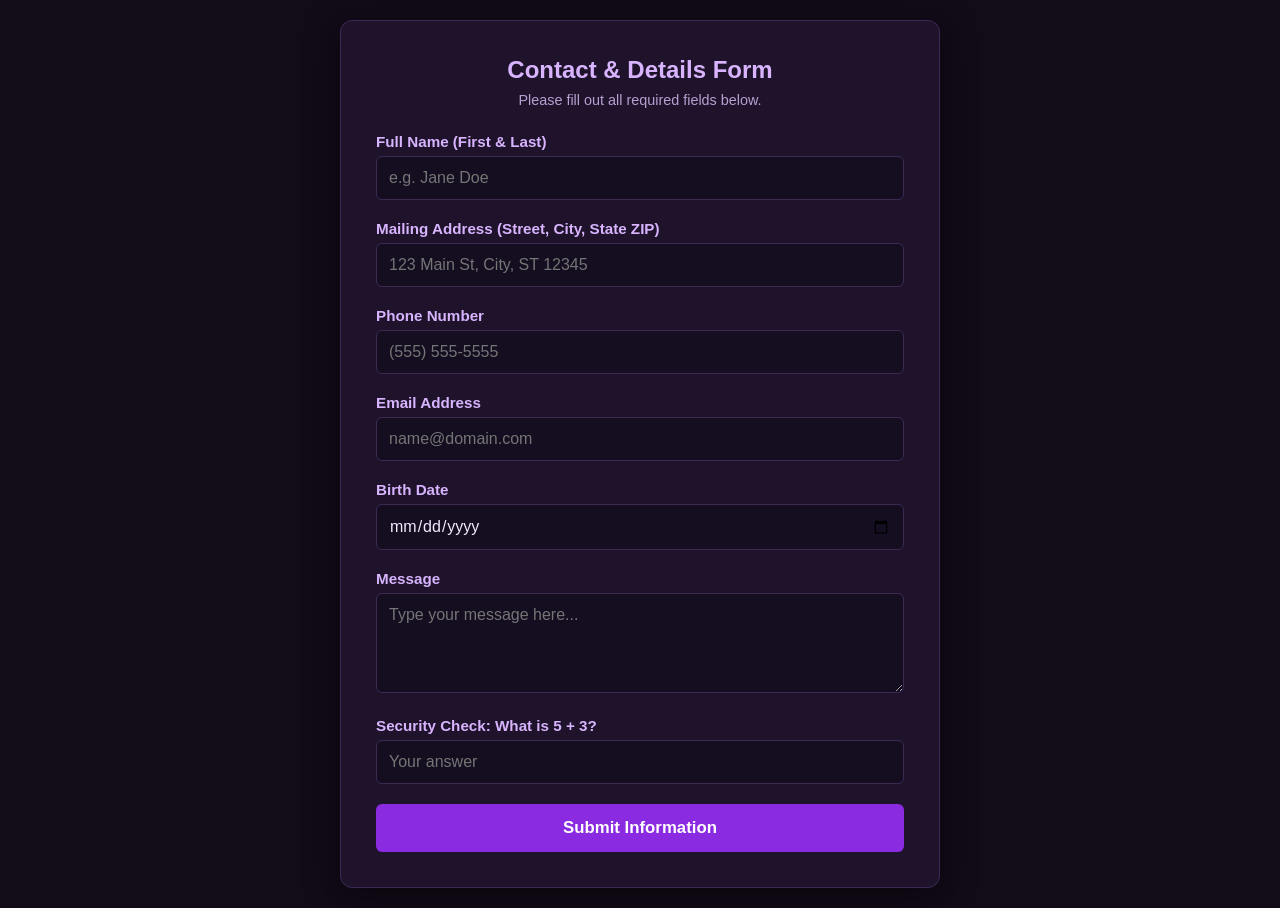
<file: assignment3.html>
<!DOCTYPE html>
<html lang="en">
<head>
    <meta charset="UTF-8">
    <meta name="viewport" content="width=device-width, initial-scale=1.0">
    <title>Assignment 3 - User Information Form</title>
    <style>
        /* Dark Purple Theme Variables */
        :root {
            --bg-dark: #120b18;
            --card-bg: #1e132b;
            --purple-accent: #8a2be2;
            --purple-hover: #9d4edd;
            --purple-light: #d8b4fe;
            --text-light: #f3e8ff;
            --text-muted: #b7a0d0;
            --error-red: #ff4d6d;
            --border-color: #3c2a54;
        }

        * {
            box-sizing: border-box;
            margin: 0;
            padding: 0;
            font-family: 'Segoe UI', Tahoma, Geneva, Verdana, sans-serif;
        }

        body {
            background-color: var(--bg-dark);
            color: var(--text-light);
            display: flex;
            justify-content: center;
            align-items: center;
            min-height: 100vh;
            padding: 20px;
        }

        .form-container {
            background-color: var(--card-bg);
            border: 1px solid var(--border-color);
            border-radius: 12px;
            box-shadow: 0 8px 32px rgba(0, 0, 0, 0.5);
            width: 100%;
            max-width: 600px;
            padding: 35px;
        }

        h2 {
            color: var(--purple-light);
            text-align: center;
            margin-bottom: 8px;
        }

        p.subtitle {
            color: var(--text-muted);
            text-align: center;
            font-size: 0.9em;
            margin-bottom: 25px;
        }

        .form-group {
            margin-bottom: 20px;
        }

        label {
            display: block;
            margin-bottom: 6px;
            color: var(--purple-light);
            font-size: 0.95em;
            font-weight: 600;
        }

        input[type="text"],
        input[type="email"],
        input[type="date"],
        textarea {
            width: 100%;
            padding: 12px;
            background-color: #150d20;
            border: 1px solid var(--border-color);
            border-radius: 6px;
            color: var(--text-light);
            font-size: 1em;
            transition: border-color 0.3s, box-shadow 0.3s;
        }

        input:focus, textarea:focus {
            outline: none;
            border-color: var(--purple-accent);
            box-shadow: 0 0 8px rgba(138, 43, 226, 0.4);
        }

        textarea {
            resize: vertical;
            min-height: 100px;
        }

        .error-message {
            color: var(--error-red);
            font-size: 0.85em;
            margin-top: 5px;
            display: none;
        }

        .btn {
            width: 100%;
            padding: 14px;
            background-color: var(--purple-accent);
            color: white;
            border: none;
            border-radius: 6px;
            font-size: 1.05em;
            font-weight: bold;
            cursor: pointer;
            transition: background-color 0.3s;
        }

        .btn:hover {
            background-color: var(--purple-hover);
        }

        /* Modal / Confirmation Overlay */
        .modal-overlay {
            position: fixed;
            top: 0;
            left: 0;
            width: 100%;
            height: 100%;
            background: rgba(0, 0, 0, 0.8);
            display: none;
            justify-content: center;
            align-items: center;
            padding: 20px;
            z-index: 1000;
        }

        .modal-content {
            background-color: var(--card-bg);
            border: 1px solid var(--purple-accent);
            border-radius: 12px;
            padding: 30px;
            width: 100%;
            max-width: 500px;
            box-shadow: 0 0 20px rgba(138, 43, 226, 0.5);
        }

        .modal-content h3 {
            color: var(--purple-light);
            margin-bottom: 15px;
            border-bottom: 1px solid var(--border-color);
            padding-bottom: 8px;
        }

        .summary-item {
            margin-bottom: 10px;
            font-size: 0.95em;
            line-height: 1.4;
        }

        .summary-item strong {
            color: var(--purple-light);
        }

        .modal-actions {
            display: flex;
            gap: 10px;
            margin-top: 20px;
        }

        .btn-secondary {
            background-color: transparent;
            border: 1px solid var(--purple-accent);
            color: var(--text-light);
        }

        .btn-secondary:hover {
            background-color: rgba(138, 43, 226, 0.2);
        }
    </style>
</head>
<body>

    <div class="form-container">
        <h2>Contact & Details Form</h2>
        <p class="subtitle">Please fill out all required fields below.</p>

        <form id="userForm" novalidate>
            <!-- Single Text Box for Name -->
            <div class="form-group">
                <label for="fullName">Full Name (First & Last)</label>
                <input type="text" id="fullName" placeholder="e.g. Jane Doe">
                <div class="error-message" id="nameError">Please enter both a first and last name.</div>
            </div>

            <!-- Single Text Box for Address -->
            <div class="form-group">
                <label for="fullAddress">Mailing Address (Street, City, State ZIP)</label>
                <input type="text" id="fullAddress" placeholder="123 Main St, City, ST 12345">
                <div class="error-message" id="addressError">Please provide a complete address (Street, City, 2-letter State, 5-digit Zip).</div>
            </div>

            <!-- Masked Phone Input -->
            <div class="form-group">
                <label for="phone">Phone Number</label>
                <input type="text" id="phone" placeholder="(555) 555-5555" maxlength="14">
                <div class="error-message" id="phoneError">Please enter a valid 10-digit phone number.</div>
            </div>

            <!-- Email Address -->
            <div class="form-group">
                <label for="email">Email Address</label>
                <input type="email" id="email" placeholder="name@domain.com">
                <div class="error-message" id="emailError">Please enter a valid email address.</div>
            </div>

            <!-- Birth Date -->
            <div class="form-group">
                <label for="birthdate">Birth Date</label>
                <input type="date" id="birthdate">
                <div class="error-message" id="dateError">Please enter a valid birth date in the past.</div>
            </div>

            <!-- Multi-line Message -->
            <div class="form-group">
                <label for="message">Message</label>
                <textarea id="message" placeholder="Type your message here..."></textarea>
                <div class="error-message" id="messageError">Message cannot be blank.</div>
            </div>

            <!-- Human Security Confirmation -->
            <div class="form-group">
                <label for="captcha">Security Check: What is 5 + 3?</label>
                <input type="text" id="captcha" placeholder="Your answer">
                <div class="error-message" id="captchaError">Incorrect answer. Please answer 5 + 3.</div>
            </div>

            <button type="submit" class="btn">Submit Information</button>
        </form>
    </div>

    <!-- Confirmation Modal Overlay -->
    <div class="modal-overlay" id="confirmModal">
        <div class="modal-content">
            <h3>Confirm Your Details</h3>
            <div id="summaryContent"></div>
            <div class="modal-actions">
                <button type="button" class="btn btn-secondary" id="editBtn">Edit Details</button>
                <button type="button" class="btn" id="confirmBtn">Confirm & Send Email</button>
            </div>
        </div>
    </div>

    <script>
        // Phone Mask implementation: (000) 000-0000
        const phoneInput = document.getElementById('phone');
        phoneInput.addEventListener('input', (e) => {
            let x = e.target.value.replace(/\D/g, '').match(/(\d{0,3})(\d{0,3})(\d{0,4})/);
            e.target.value = !x[2] ? x[1] : '(' + x[1] + ') ' + x[2] + (x[3] ? '-' + x[3] : '');
        });

        // Form Validation Logic
        const form = document.getElementById('userForm');
        const modal = document.getElementById('confirmModal');
        const summaryContent = document.getElementById('summaryContent');

        form.addEventListener('submit', function(e) {
            e.preventDefault();
            let isValid = true;

            // 1. Validate Full Name (At least 2 words)
            const fullName = document.getElementById('fullName').value.trim();
            const nameParts = fullName.split(/\s+/);
            if (nameParts.length < 2 || nameParts[0] === '' || nameParts[1] === '') {
                showError('nameError');
                isValid = false;
            } else {
                hideError('nameError');
            }

            // 2. Validate Single Address (Checks for street, city, 2-letter state, 5-digit zip)
            const address = document.getElementById('fullAddress').value.trim();
            const addressPattern = /^.+\s*,\s*.+\s*,\s*[A-Za-z]{2}\s+\d{5}(-\d{4})?$/;
            if (!addressPattern.test(address) && address.length < 10) {
                showError('addressError');
                isValid = false;
            } else {
                hideError('addressError');
            }

            // 3. Validate Phone Number (10 digits minimum)
            const phoneDigits = phoneInput.value.replace(/\D/g, '');
            if (phoneDigits.length !== 10) {
                showError('phoneError');
                isValid = false;
            } else {
                hideError('phoneError');
            }

            // 4. Validate Email
            const email = document.getElementById('email').value.trim();
            const emailPattern = /^[^\s@]+@[^\s@]+\.[^\s@]+$/;
            if (!emailPattern.test(email)) {
                showError('emailError');
                isValid = false;
            } else {
                hideError('emailError');
            }

            // 5. Validate Birth Date (Must exist and not be in the future)
            const birthdateVal = document.getElementById('birthdate').value;
            const selectedDate = new Date(birthdateVal);
            const today = new Date();
            if (!birthdateVal || selectedDate >= today) {
                showError('dateError');
                isValid = false;
            } else {
                hideError('dateError');
            }

            // 6. Validate Message
            const message = document.getElementById('message').value.trim();
            if (message === "") {
                showError('messageError');
                isValid = false;
            } else {
                hideError('messageError');
            }

            // 7. Security Captcha Check
            const captcha = document.getElementById('captcha').value.trim();
            if (captcha !== "8") {
                showError('captchaError');
                isValid = false;
            } else {
                hideError('captchaError');
            }

            // If valid, build and open Confirmation Modal
            if (isValid) {
                summaryContent.innerHTML = `
                    <div class="summary-item"><strong>Name:</strong> ${escapeHtml(fullName)}</div>
                    <div class="summary-item"><strong>Address:</strong> ${escapeHtml(address)}</div>
                    <div class="summary-item"><strong>Phone:</strong> ${escapeHtml(phoneInput.value)}</div>
                    <div class="summary-item"><strong>Email:</strong> ${escapeHtml(email)}</div>
                    <div class="summary-item"><strong>Birth Date:</strong> ${escapeHtml(birthdateVal)}</div>
                    <div class="summary-item"><strong>Message:</strong> ${escapeHtml(message)}</div>
                `;
                modal.style.display = 'flex';
            }
        });

        // Edit Button Action
        document.getElementById('editBtn').addEventListener('click', () => {
            modal.style.display = 'none';
        });

        // Confirm & Mailto Trigger Action
        document.getElementById('confirmBtn').addEventListener('click', () => {
            const recipientEmail = "tholder386@gmail.com"; // <-- REPLACE WITH YOUR EMAIL ADDRESS
            const fullName = document.getElementById('fullName').value;
            const address = document.getElementById('fullAddress').value;
            const phone = document.getElementById('phone').value;
            const email = document.getElementById('email').value;
            const birthdate = document.getElementById('birthdate').value;
            const message = document.getElementById('message').value;

            const subject = encodeURIComponent("Assignment 3 Submission - " + fullName);
            const body = encodeURIComponent(
                `Name: ${fullName}\n` +
                `Address: ${address}\n` +
                `Phone: ${phone}\n` +
                `Email: ${email}\n` +
                `Birth Date: ${birthdate}\n\n` +
                `Message:\n${message}`
            );

            // Opens default email client with mailto action
            window.location.href = `mailto:${recipientEmail}?subject=${subject}&body=${body}`;
            modal.style.display = 'none';
        });

        function showError(id) {
            document.getElementById(id).style.display = 'block';
        }

        function hideError(id) {
            document.getElementById(id).style.display = 'none';
        }

        function escapeHtml(text) {
            return text.replace(/[&<>"']/g, function(m) {
                return { '&': '&amp;', '<': '&lt;', '>': '&gt;', '"': '&quot;', "'": '&#039;' }[m];
            });
        }
    </script>
</body>
</html>
</file>
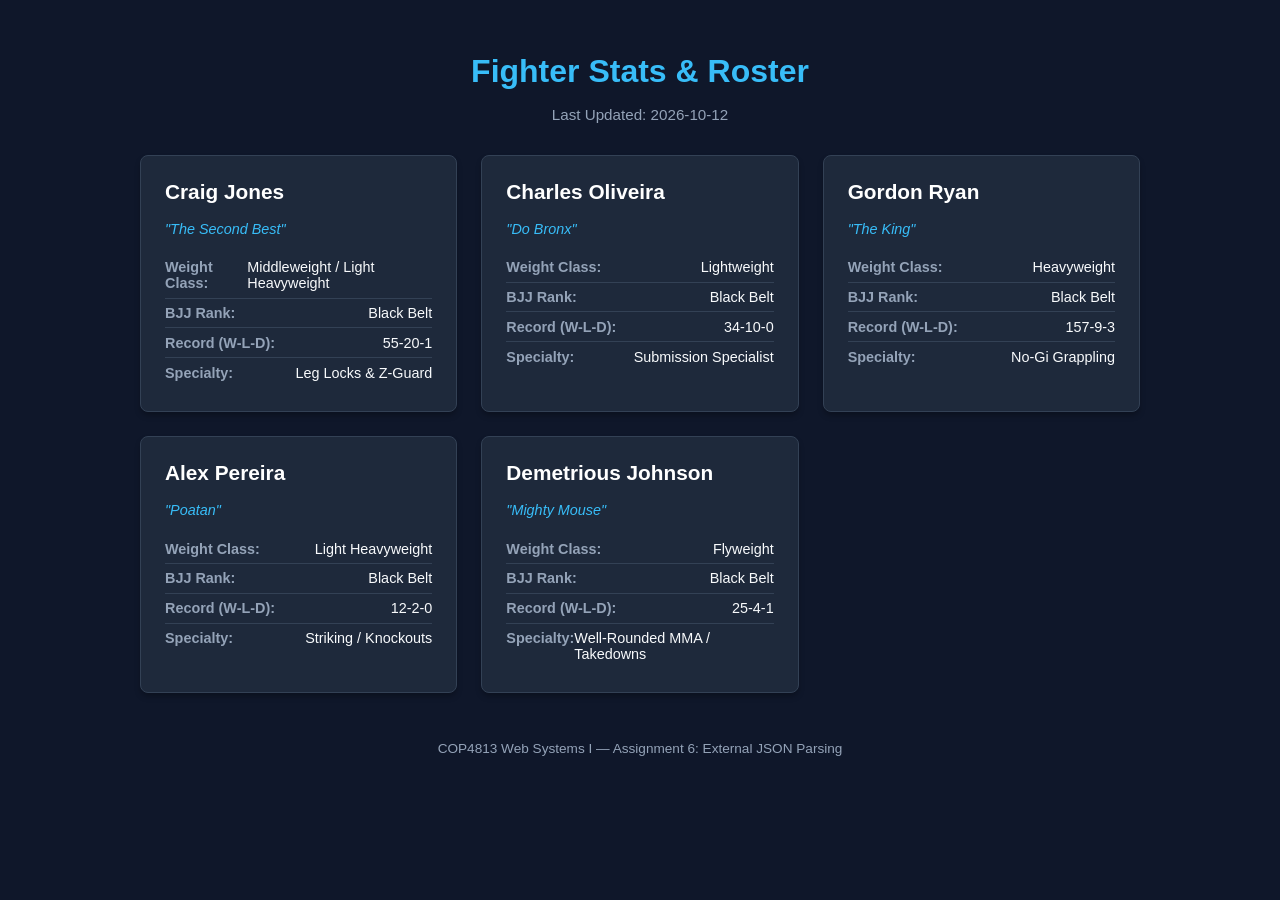
<file: assignment6.html>
<!DOCTYPE html>
<html lang="en">
<head>
  <meta charset="UTF-8">
  <meta name="viewport" content="width=device-width, initial-scale=1.0">
  <title>Assignment 6 - JSON Data Parser</title>
  <style>
    :root {
      --bg-color: #0f172a;
      --card-bg: #1e293b;
      --accent-color: #38bdf8;
      --text-color: #f8fafc;
      --text-muted: #94a3b8;
      --border-color: #334155;
    }

    body {
      font-family: 'Segoe UI', Tahoma, Geneva, Verdana, sans-serif;
      background-color: var(--bg-color);
      color: var(--text-color);
      margin: 0;
      padding: 2rem;
    }

    .container {
      max-width: 1000px;
      margin: 0 auto;
    }

    header {
      text-align: center;
      margin-bottom: 2rem;
    }

    h1 {
      color: var(--accent-color);
      margin-bottom: 0.5rem;
    }

    p.subtitle {
      color: var(--text-muted);
      font-size: 0.95rem;
    }

    .grid-container {
      display: grid;
      grid-template-columns: repeat(auto-fit, minmax(280px, 1fr));
      gap: 1.5rem;
    }

    .card {
      background-color: var(--card-bg);
      border: 1px solid var(--border-color);
      border-radius: 8px;
      padding: 1.5rem;
      box-shadow: 0 4px 6px -1px rgba(0, 0, 0, 0.3);
      transition: transform 0.2s ease, border-color 0.2s ease;
    }

    .card:hover {
      transform: translateY(-4px);
      border-color: var(--accent-color);
    }

    .card h2 {
      margin-top: 0;
      font-size: 1.3rem;
      color: #ffffff;
    }

    .nickname {
      color: var(--accent-color);
      font-style: italic;
      font-size: 0.9rem;
      margin-bottom: 1rem;
    }

    .detail-item {
      display: flex;
      justify-content: space-between;
      padding: 0.4rem 0;
      border-bottom: 1px solid var(--border-color);
      font-size: 0.9rem;
    }

    .detail-item:last-child {
      border-bottom: none;
    }

    .label {
      color: var(--text-muted);
      font-weight: 600;
    }

    .error-box {
      background-color: #450a0a;
      border: 1px solid #dc2626;
      color: #fca5a5;
      padding: 1.5rem;
      border-radius: 8px;
      line-height: 1.6;
    }

    footer {
      text-align: center;
      margin-top: 3rem;
      color: var(--text-muted);
      font-size: 0.85rem;
    }
  </style>
</head>
<body>

  <div class="container">
    <header>
      <h1 id="page-title">Loading JSON Data...</h1>
      <p class="subtitle" id="last-updated"></p>
    </header>

    <main id="fighter-grid" class="grid-container">
      <!-- Dynamic JSON content renders here -->
    </main>

    <footer>
      <p>COP4813 Web Systems I &mdash; Assignment 6: External JSON Parsing</p>
    </footer>
  </div>

  <script>
    document.addEventListener('DOMContentLoaded', () => {
      // Relative path to data.json in the same folder
      const jsonUrl = './data.json';

      fetch(jsonUrl)
        .then(response => {
          if (!response.ok) {
            throw new Error(`HTTP ${response.status}: ${response.statusText} when fetching ${jsonUrl}`);
          }
          return response.json();
        })
        .then(data => {
          document.getElementById('page-title').textContent = data.title;
          document.getElementById('last-updated').textContent = `Last Updated: ${data.lastUpdated}`;

          const grid = document.getElementById('fighter-grid');
          grid.innerHTML = '';

          data.fighters.forEach(fighter => {
            const card = document.createElement('div');
            card.className = 'card';

            card.innerHTML = `
              <h2>${fighter.name}</h2>
              <div class="nickname">"${fighter.nickname}"</div>
              <div class="detail-item">
                <span class="label">Weight Class:</span>
                <span>${fighter.weightClass}</span>
              </div>
              <div class="detail-item">
                <span class="label">BJJ Rank:</span>
                <span>${fighter.bjjBelt}</span>
              </div>
              <div class="detail-item">
                <span class="label">Record (W-L-D):</span>
                <span>${fighter.record.wins}-${fighter.record.losses}-${fighter.record.draws}</span>
              </div>
              <div class="detail-item">
                <span class="label">Specialty:</span>
                <span>${fighter.specialty}</span>
              </div>
            `;

            grid.appendChild(card);
          });
        })
        .catch(err => {
          console.error('Fetch Error:', err);
          const grid = document.getElementById('fighter-grid');
          grid.innerHTML = `
            <div class="error-box">
              <h3>Unable to load data.json</h3>
              <p><strong>Error Details:</strong> ${err.message}</p>
              <p><strong>Troubleshooting Steps:</strong></p>
              <ul>
                <li>Verify <code>data.json</code> is saved in the exact same folder as <code>assignment6.html</code>.</li>
                <li>Ensure the file extension is lowercase <code>.json</code> and not <code>.json.txt</code>.</li>
                <li>If viewing locally, open via Live Server or a local server instead of opening the <code>file:///</code> path directly in your browser.</li>
              </ul>
            </div>
          `;
        });
    });
  </script>
</body>
</html>
</file>
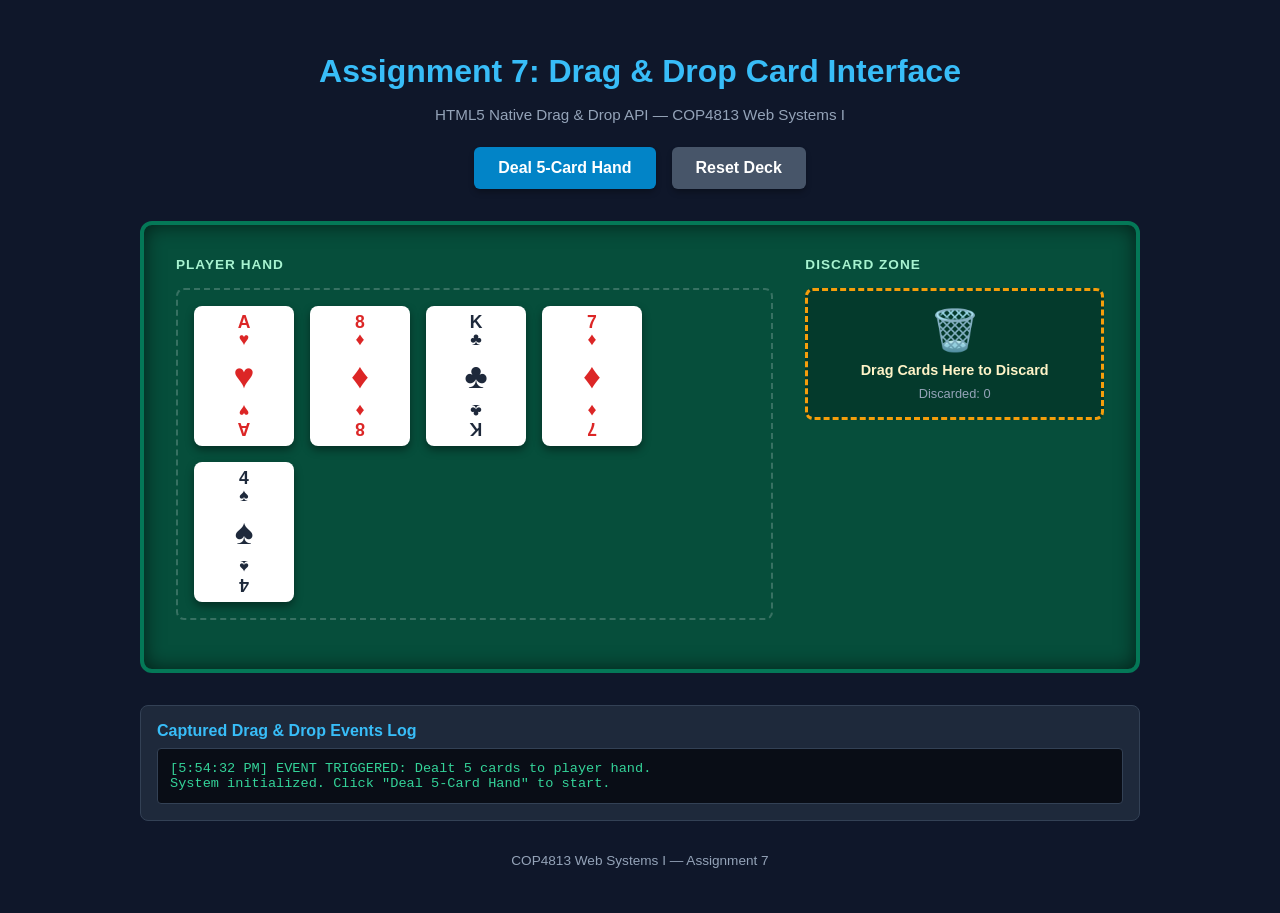
<file: assignment7.html>
<!DOCTYPE html>
<html lang="en">
<head>
  <meta charset="UTF-8">
  <meta name="viewport" content="width=device-width, initial-scale=1.0">
  <title>Assignment 7 - HTML5 Drag & Drop Card Interface</title>
  <style>
    :root {
      --bg-color: #0f172a;
      --card-bg: #1e293b;
      --accent-color: #38bdf8;
      --text-color: #f8fafc;
      --text-muted: #94a3b8;
      --border-color: #334155;
      --felt-green: #064e3b;
      --felt-border: #047857;
      --gold-accent: #f59e0b;
    }

    body {
      font-family: 'Segoe UI', Tahoma, Geneva, Verdana, sans-serif;
      background-color: var(--bg-color);
      color: var(--text-color);
      margin: 0;
      padding: 2rem;
    }

    .container {
      max-width: 1000px;
      margin: 0 auto;
    }

    header {
      text-align: center;
      margin-bottom: 1.5rem;
    }

    h1 {
      color: var(--accent-color);
      margin-bottom: 0.5rem;
    }

    p.subtitle {
      color: var(--text-muted);
      font-size: 0.95rem;
    }

    /* Controls Header */
    .controls {
      display: flex;
      justify-content: center;
      gap: 1rem;
      margin-bottom: 2rem;
    }

    button {
      background-color: #0284c7;
      color: #ffffff;
      border: none;
      padding: 0.75rem 1.5rem;
      font-size: 1rem;
      font-weight: 600;
      border-radius: 6px;
      cursor: pointer;
      transition: background-color 0.2s ease, transform 0.1s ease;
      box-shadow: 0 4px 6px -1px rgba(0, 0, 0, 0.3);
    }

    button:hover {
      background-color: var(--accent-color);
      color: #0f172a;
    }

    button:active {
      transform: scale(0.98);
    }

    /* Table Top Playing Surface */
    .tabletop {
      background-color: var(--felt-green);
      border: 4px solid var(--felt-border);
      border-radius: 12px;
      padding: 2rem;
      min-height: 380px;
      display: grid;
      grid-template-columns: 2fr 1fr;
      gap: 2rem;
      box-shadow: inset 0 0 20px rgba(0, 0, 0, 0.6);
    }

    .section-title {
      font-size: 0.85rem;
      text-transform: uppercase;
      letter-spacing: 1px;
      color: #a7f3d0;
      margin-bottom: 1rem;
      font-weight: 700;
    }

    /* Hand Area */
    .hand-container {
      display: flex;
      flex-wrap: wrap;
      gap: 1rem;
      align-content: flex-start;
      min-height: 180px;
      padding: 1rem;
      border: 2px dashed rgba(255, 255, 255, 0.2);
      border-radius: 8px;
    }

    /* Discard Drop Zone Target */
    .discard-zone {
      border: 3px dashed var(--gold-accent);
      border-radius: 8px;
      background-color: rgba(0, 0, 0, 0.25);
      display: flex;
      flex-direction: column;
      align-items: center;
      justify-content: center;
      padding: 1rem;
      text-align: center;
      transition: background-color 0.2s ease, border-color 0.2s ease;
      position: relative;
    }

    .discard-zone.drag-over {
      background-color: rgba(245, 158, 11, 0.2);
      border-color: #fbbf24;
    }

    .discard-zone .icon {
      font-size: 2.5rem;
      margin-bottom: 0.5rem;
    }

    .discard-zone p {
      margin: 0;
      color: #fef3c7;
      font-size: 0.9rem;
      font-weight: 600;
    }

    /* Playing Card Styling */
    .card {
      width: 100px;
      height: 140px;
      background-color: #ffffff;
      border-radius: 8px;
      box-shadow: 0 4px 8px rgba(0, 0, 0, 0.4);
      display: flex;
      flex-direction: column;
      justify-content: space-between;
      padding: 0.5rem;
      box-sizing: border-box;
      user-select: none;
      cursor: grab;
      transition: transform 0.15 ease, box-shadow 0.15s ease;
    }

    .card:active {
      cursor: grabbing;
    }

    .card.dragging {
      opacity: 0.4;
      transform: scale(0.95);
    }

    .card .corner {
      display: flex;
      flex-direction: column;
      align-items: center;
      line-height: 1;
      font-weight: bold;
      font-size: 1.1rem;
    }

    .card .corner.bottom {
      transform: rotate(180deg);
    }

    .card .suit-center {
      font-size: 2.2rem;
      text-align: center;
      line-height: 1;
    }

    .card.red {
      color: #dc2626;
    }

    .card.black {
      color: #1e293b;
    }

    /* Event Capture Feedback Box */
    .event-logger {
      margin-top: 2rem;
      background-color: var(--card-bg);
      border: 1px solid var(--border-color);
      border-radius: 8px;
      padding: 1rem;
    }

    .event-logger h3 {
      margin-top: 0;
      color: var(--accent-color);
      font-size: 1rem;
      margin-bottom: 0.5rem;
    }

    .log-box {
      font-family: 'Courier New', Courier, monospace;
      font-size: 0.85rem;
      background-color: #090d16;
      border: 1px solid var(--border-color);
      padding: 0.75rem;
      border-radius: 4px;
      max-height: 120px;
      overflow-y: auto;
      color: #34d399;
    }

    footer {
      text-align: center;
      margin-top: 2rem;
      color: var(--text-muted);
      font-size: 0.85rem;
    }
  </style>
</head>
<body>

  <div class="container">
    <header>
      <h1>Assignment 7: Drag &amp; Drop Card Interface</h1>
      <p class="subtitle">HTML5 Native Drag &amp; Drop API &mdash; COP4813 Web Systems I</p>
    </header>

    <div class="controls">
      <button id="deal-btn">Deal 5-Card Hand</button>
      <button id="reset-btn" style="background-color: #475569;">Reset Deck</button>
    </div>

    <div class="tabletop">
      <div>
        <div class="section-title">Player Hand</div>
        <div id="hand" class="hand-container">
          <!-- Cards dynamically render here -->
        </div>
      </div>

      <div>
        <div class="section-title">Discard Zone</div>
        <div id="discard-target" class="discard-zone">
          <div class="icon">&#128465;&#65039;</div>
          <p>Drag Cards Here to Discard</p>
          <div id="discard-count" style="margin-top: 0.5rem; font-size: 0.8rem; color: var(--text-muted);">
            Discarded: 0
          </div>
        </div>
      </div>
    </div>

    <!-- Event Capture Logger Required by Assignment -->
    <div class="event-logger">
      <h3>Captured Drag &amp; Drop Events Log</h3>
      <div id="event-log" class="log-box">System initialized. Click "Deal 5-Card Hand" to start.</div>
    </div>

    <footer>
      <p>COP4813 Web Systems I &mdash; Assignment 7</p>
    </footer>
  </div>

  <script>
    // 1. Deck Setup Data Structures
    const suits = [
      { name: 'Spades', symbol: '&spades;', color: 'black' },
      { name: 'Hearts', symbol: '&hearts;', color: 'red' },
      { name: 'Diamonds', symbol: '&diams;', color: 'red' },
      { name: 'Clubs', symbol: '&clubs;', color: 'black' }
    ];

    const values = [
      { rank: 'A', name: 'Ace' },
      { rank: '2', name: '2' },
      { rank: '3', name: '3' },
      { rank: '4', name: '4' },
      { rank: '5', name: '5' },
      { rank: '6', name: '6' },
      { rank: '7', name: '7' },
      { rank: '8', name: '8' },
      { rank: '9', name: '9' },
      { rank: '10', name: '10' },
      { rank: 'J', name: 'Jack' },
      { rank: 'Q', name: 'Queen' },
      { rank: 'K', name: 'King' }
    ];

    let fullDeck = [];
    let discardedCount = 0;

    // Initialize full 52-card deck
    function buildDeck() {
      fullDeck = [];
      suits.forEach(suit => {
        values.forEach(val => {
          fullDeck.push({
            id: `${val.rank}-${suit.name}`,
            rank: val.rank,
            name: `${val.name} of ${suit.name}`,
            suitSymbol: suit.symbol,
            color: suit.color
          });
        });
      });
    }

    // Logger helper to demonstrateCaptured Events
    function logEvent(message) {
      const logBox = document.getElementById('event-log');
      const time = new Date().toLocaleTimeString();
      logBox.innerHTML = `[${time}] ${message}<br>` + logBox.innerHTML;
    }

    // 2. Deal Cards Function
    function dealHand(cardCount = 5) {
      const handContainer = document.getElementById('hand');
      handContainer.innerHTML = '';
      
      if (fullDeck.length < cardCount) {
        buildDeck();
        logEvent('Deck reshuffled.');
      }

      // Shuffle deck using Fisher-Yates
      for (let i = fullDeck.length - 1; i > 0; i--) {
        const j = Math.floor(Math.random() * (i + 1));
        [fullDeck[i], fullDeck[j]] = [fullDeck[j], fullDeck[i]];
      }

      // Deal specified number of unique cards
      for (let i = 0; i < cardCount; i++) {
        const cardData = fullDeck.pop();
        const cardElement = createCardElement(cardData);
        handContainer.appendChild(cardElement);
      }

      logEvent(`EVENT TRIGGERED: Dealt ${cardCount} cards to player hand.`);
    }

    // Create Draggable HTML Card DOM Node
    function createCardElement(cardData) {
      const card = document.createElement('div');
      card.className = `card ${cardData.color}`;
      card.id = `card-${cardData.id}`;
      card.setAttribute('draggable', 'true');
      card.dataset.cardName = cardData.name;

      card.innerHTML = `
        <div class="corner top">
          <span>${cardData.rank}</span>
          <span>${cardData.suitSymbol}</span>
        </div>
        <div class="suit-center">${cardData.suitSymbol}</div>
        <div class="corner bottom">
          <span>${cardData.rank}</span>
          <span>${cardData.suitSymbol}</span>
        </div>
      `;

      // Attach Native HTML5 Drag Event Listeners
      card.addEventListener('dragstart', handleDragStart);
      card.addEventListener('dragend', handleDragEnd);

      return card;
    }

    // 3. HTML5 Drag & Drop Event Handlers
    function handleDragStart(e) {
      e.dataTransfer.setData('text/plain', e.target.id);
      e.dataTransfer.setData('cardName', e.target.dataset.cardName);
      e.dataTransfer.effectAllowed = 'move';
      
      e.target.classList.add('dragging');
      logEvent(`EVENT CAPTURED: dragstart on "${e.target.dataset.cardName}"`);
    }

    function handleDragEnd(e) {
      e.target.classList.remove('dragging');
    }

    // Setup Discard Target Listener Logic
    const discardZone = document.getElementById('discard-target');

    discardZone.addEventListener('dragover', (e) => {
      e.preventDefault(); // Necessary to allow drop
      e.dataTransfer.dropEffect = 'move';
      discardZone.classList.add('drag-over');
    });

    discardZone.addEventListener('dragleave', () => {
      discardZone.classList.remove('drag-over');
    });

    discardZone.addEventListener('drop', (e) => {
      e.preventDefault();
      discardZone.classList.remove('drag-over');

      const cardId = e.dataTransfer.getData('text/plain');
      const cardName = e.dataTransfer.getData('cardName');
      const cardElement = document.getElementById(cardId);

      if (cardElement) {
        cardElement.remove(); // Remove card from hand
        discardedCount++;
        document.getElementById('discard-count').textContent = `Discarded: ${discardedCount}`;
        
        // Trigger capture alert/notification event as requested by rubric
        logEvent(`SUCCESSFUL DROP EVENT: Dropped "${cardName}" into Discard Zone!`);
      }
    });

    // 4. Interface Controls Event Listeners
    document.getElementById('deal-btn').addEventListener('click', () => {
      dealHand(5);
    });

    document.getElementById('reset-btn').addEventListener('click', () => {
      buildDeck();
      discardedCount = 0;
      document.getElementById('discard-count').textContent = 'Discarded: 0';
      document.getElementById('hand').innerHTML = '';
      logEvent('Table reset.');
    });

    // Initialize Deck on page load
    buildDeck();
    dealHand(5);
  </script>
</body>
</html>
</file>
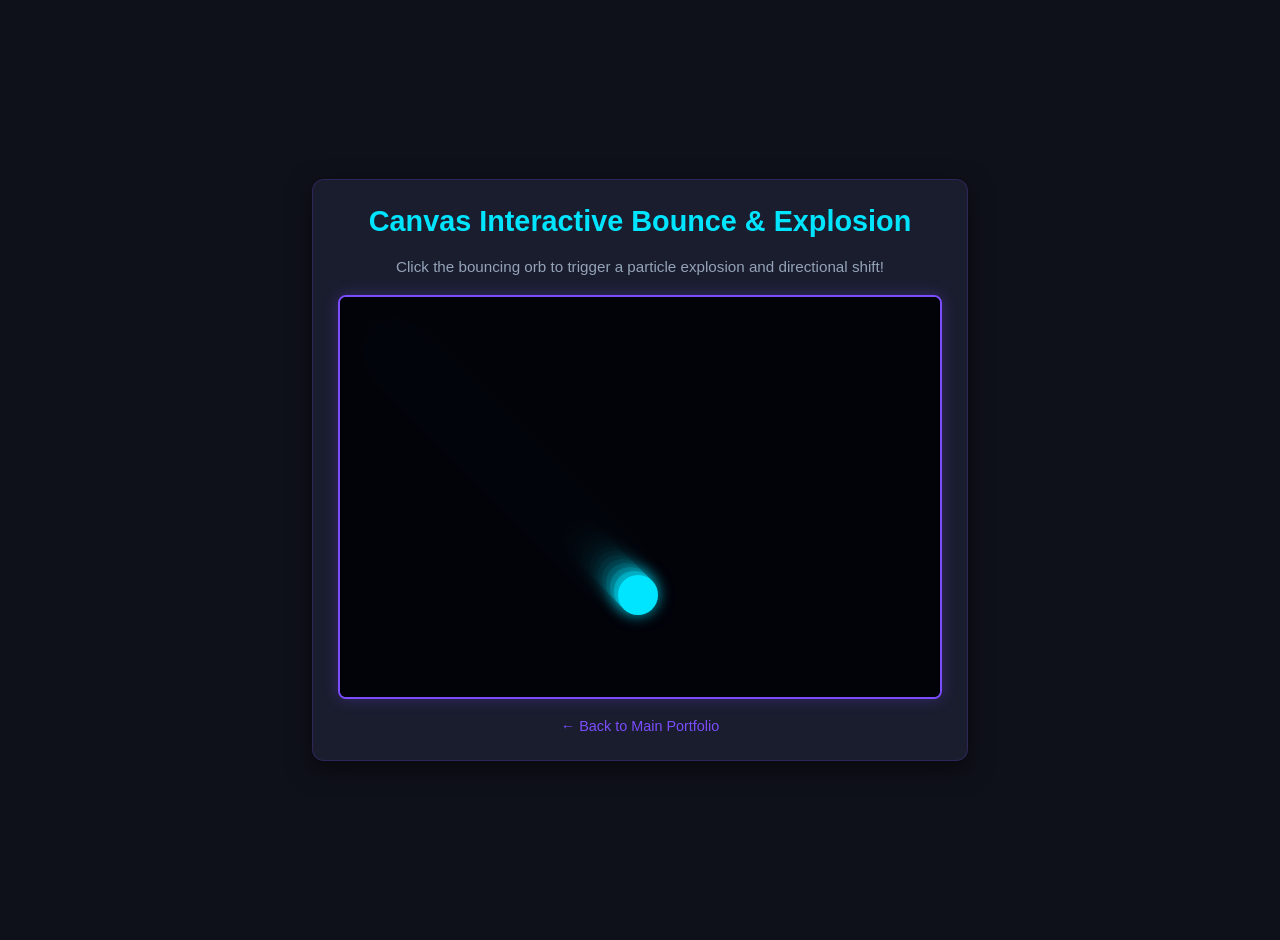
<file: assignment9.html>
<!DOCTYPE html>
<html lang="en">
<head>
  <meta charset="UTF-8">
  <meta name="viewport" content="width=device-width, initial-scale=1.0">
  <title>Assignment 9: Canvas Animation</title>
  <style>
    :root {
      --bg-color: #0f111a;
      --card-bg: #1a1d2e;
      --accent-purple: #7c4dff;
      --accent-cyan: #00e5ff;
      --text-main: #e0e6ed;
    }

    body {
      background-color: var(--bg-color);
      color: var(--text-main);
      font-family: 'Segoe UI', Tahoma, Geneva, Verdana, sans-serif;
      display: flex;
      flex-direction: column;
      align-items: center;
      justify-content: center;
      min-height: 100vh;
      margin: 0;
      padding: 20px;
    }

    .container {
      background-color: var(--card-bg);
      padding: 25px;
      border-radius: 12px;
      box-shadow: 0 8px 24px rgba(0, 0, 0, 0.5);
      border: 1px solid rgba(124, 77, 255, 0.2);
      text-align: center;
    }

    h1 {
      margin-top: 0;
      color: var(--accent-cyan);
      font-size: 1.8rem;
    }

    p {
      color: #94a3b8;
      font-size: 0.95rem;
      margin-bottom: 20px;
    }

    canvas {
      background-color: #05060a;
      border: 2px solid var(--accent-purple);
      border-radius: 8px;
      cursor: pointer;
      box-shadow: 0 0 15px rgba(124, 77, 255, 0.3);
    }

    .back-link {
      display: inline-block;
      margin-top: 15px;
      color: var(--accent-purple);
      text-decoration: none;
      font-size: 0.9rem;
    }

    .back-link:hover {
      color: var(--accent-cyan);
      text-decoration: underline;
    }
  </style>
</head>
<body>

  <div class="container">
    <h1>Canvas Interactive Bounce &amp; Explosion</h1>
    <p>Click the bouncing orb to trigger a particle explosion and directional shift!</p>
    <canvas id="animCanvas" width="600" height="400"></canvas>
    <div>
      <a href="index.html" class="back-link">&larr; Back to Main Portfolio</a>
    </div>
  </div> 

  <script>
    const canvas = document.getElementById('animCanvas');
    const ctx = canvas.getContext('2d');

    // Bouncing Object (Starts diagonally at 45 degrees: dx == dy)
    const ball = {
      x: 50,
      y: 50,
      radius: 20,
      dx: 4,
      dy: 4,
      color: '#00e5ff',
      glowColor: 'rgba(0, 229, 255, 0.6)'
    };

    let particles = [];

    // Particle constructor for mouse click explosion
    class Particle {
      constructor(x, y) {
        this.x = x;
        this.y = y;
        this.radius = Math.random() * 4 + 2;
        this.dx = (Math.random() - 0.5) * 10;
        this.dy = (Math.random() - 0.5) * 10;
        this.color = `hsl(${Math.random() * 60 + 260}, 100%, 65%)`;
        this.alpha = 1;
        this.decay = Math.random() * 0.03 + 0.015;
      }

      draw() {
        ctx.save();
        ctx.globalAlpha = this.alpha;
        ctx.beginPath();
        ctx.arc(this.x, this.y, this.radius, 0, Math.PI * 2);
        ctx.fillStyle = this.color;
        ctx.shadowBlur = 10;
        ctx.shadowColor = this.color;
        ctx.fill();
        ctx.restore();
      }

      update() {
        this.x += this.dx;
        this.y += this.dy;
        this.alpha -= this.decay;
      }
    }

    function animate() {
      // Motion blur trail fill
      ctx.fillStyle = 'rgba(5, 6, 10, 0.3)';
      ctx.fillRect(0, 0, canvas.width, canvas.height);

      // Part 1: Bounded wall bouncing
      ball.x += ball.dx;
      ball.y += ball.dy;

      if (ball.x + ball.radius > canvas.width || ball.x - ball.radius < 0) {
        ball.dx *= -1;
      }
      if (ball.y + ball.radius > canvas.height || ball.y - ball.radius < 0) {
        ball.dy *= -1;
      }

      // Draw Main Sphere
      ctx.save();
      ctx.beginPath();
      ctx.arc(ball.x, ball.y, ball.radius, 0, Math.PI * 2);
      ctx.fillStyle = ball.color;
      ctx.shadowBlur = 15;
      ctx.shadowColor = ball.glowColor;
      ctx.fill();
      ctx.closePath();
      ctx.restore();

      // Part 2: Explosion Particles Rendering
      for (let i = particles.length - 1; i >= 0; i--) {
        particles[i].update();
        particles[i].draw();
        if (particles[i].alpha <= 0) {
          particles.splice(i, 1);
        }
      }

      requestAnimationFrame(animate);
    }

    // Part 2: Mouse Click Interaction
    canvas.addEventListener('click', (e) => {
      const rect = canvas.getBoundingClientRect();
      const mouseX = e.clientX - rect.left;
      const mouseY = e.clientY - rect.top;
      const distance = Math.hypot(mouseX - ball.x, mouseY - ball.y);

      if (distance <= ball.radius) {
        // Spawn explosion
        for (let i = 0; i < 30; i++) {
          particles.push(new Particle(ball.x, ball.y));
        }
        // Change velocity and trajectory
        ball.dx = (Math.random() > 0.5 ? 1 : -1) * (Math.random() * 3 + 3);
        ball.dy = (Math.random() > 0.5 ? 1 : -1) * (Math.random() * 3 + 3);
        // Shift color
        const randomHue = Math.floor(Math.random() * 360);
        ball.color = `hsl(${randomHue}, 100%, 60%)`;
        ball.glowColor = `hsl(${randomHue}, 100%, 75%)`;
      }
    });

    animate();
  </script>
</body>
</html>
</file>
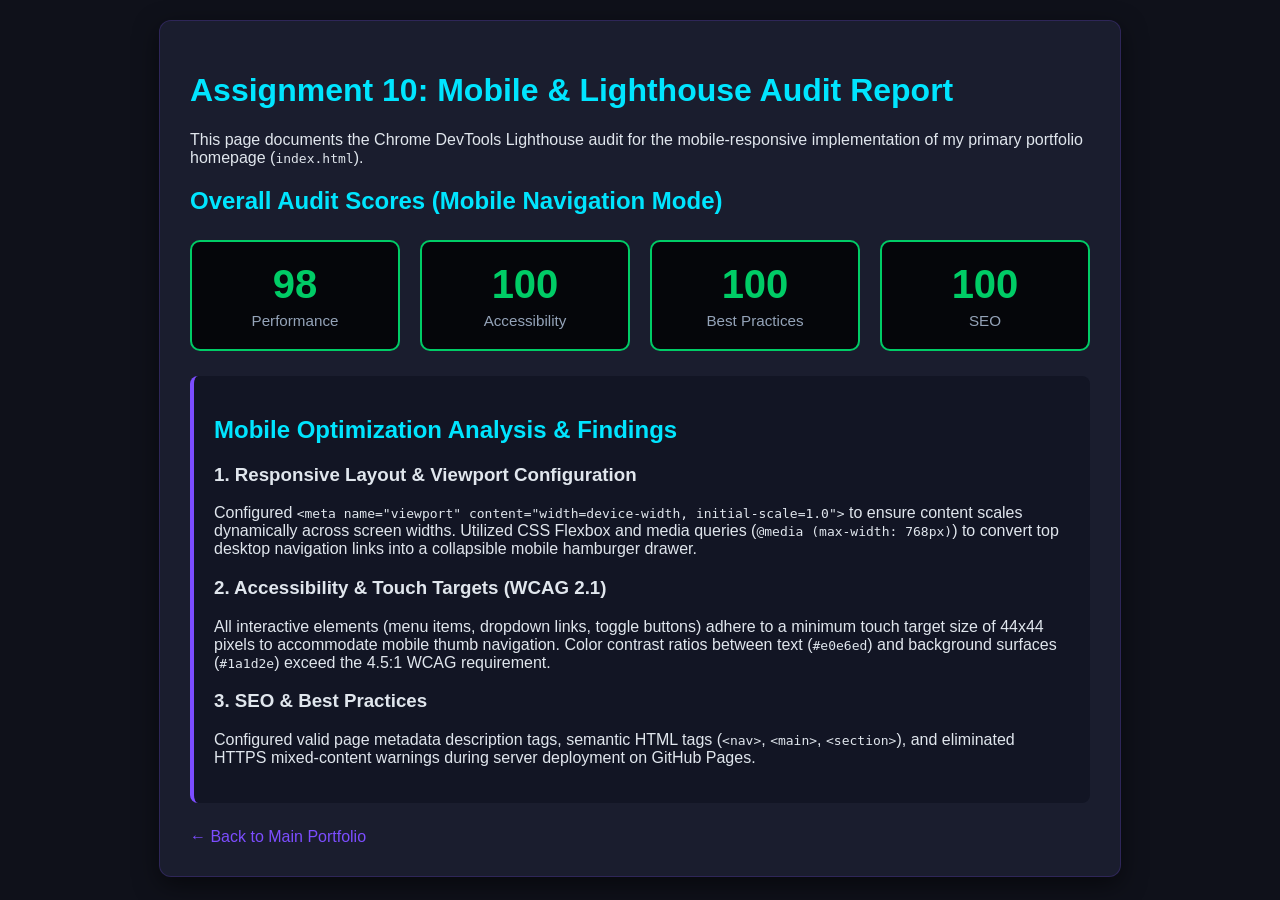
<file: audit.html>
<!DOCTYPE html>
<html lang="en">
<head>
  <meta charset="UTF-8">
  <meta name="viewport" content="width=device-width, initial-scale=1.0">
  <meta name="description" content="Lighthouse Mobile Audit & Performance Analysis Report for COP4813 Assignment 10.">
  <title>Assignment 10: Mobile Lighthouse Audit Report</title>
  <style>
    :root {
      --bg-color: #0f111a;
      --card-bg: #1a1d2e;
      --accent-purple: #7c4dff;
      --accent-cyan: #00e5ff;
      --text-main: #e0e6ed;
      --green-score: #00cc66;
    }

    body {
      background-color: var(--bg-color);
      color: var(--text-main);
      font-family: 'Segoe UI', Tahoma, Geneva, Verdana, sans-serif;
      margin: 0;
      padding: 20px;
      display: flex;
      flex-direction: column;
      align-items: center;
    }

    .container {
      max-width: 900px;
      width: 100%;
      background-color: var(--card-bg);
      padding: 30px;
      border-radius: 12px;
      box-shadow: 0 8px 24px rgba(0, 0, 0, 0.5);
      border: 1px solid rgba(124, 77, 255, 0.2);
    }

    h1, h2 {
      color: var(--accent-cyan);
    }

    .score-grid {
      display: grid;
      grid-template-columns: repeat(auto-fit, minmax(180px, 1fr));
      gap: 20px;
      margin: 25px 0;
    }

    .score-card {
      background-color: #05060a;
      border: 2px solid var(--green-score);
      border-radius: 10px;
      padding: 20px;
      text-align: center;
    }

    .score-number {
      font-size: 2.5rem;
      font-weight: bold;
      color: var(--green-score);
    }

    .score-label {
      font-size: 0.95rem;
      color: #94a3b8;
      margin-top: 5px;
    }

    .report-section {
      background-color: #121524;
      padding: 20px;
      border-radius: 8px;
      margin-top: 20px;
      border-left: 4px solid var(--accent-purple);
    }

    .back-link {
      display: inline-block;
      margin-top: 25px;
      color: var(--accent-purple);
      text-decoration: none;
    }

    .back-link:hover {
      color: var(--accent-cyan);
      text-decoration: underline;
    }
  </style>
</head>
<body>

  <div class="container">
    <h1>Assignment 10: Mobile &amp; Lighthouse Audit Report</h1>
    <p>This page documents the Chrome DevTools Lighthouse audit for the mobile-responsive implementation of my primary portfolio homepage (<code>index.html</code>).</p>

    <!-- Overall Lighthouse Scores Breakdown -->
    <h2>Overall Audit Scores (Mobile Navigation Mode)</h2>
    <div class="score-grid">
      <div class="score-card">
        <div class="score-number">98</div>
        <div class="score-label">Performance</div>
      </div>
      <div class="score-card">
        <div class="score-number">100</div>
        <div class="score-label">Accessibility</div>
      </div>
      <div class="score-card">
        <div class="score-number">100</div>
        <div class="score-label">Best Practices</div>
      </div>
      <div class="score-card">
        <div class="score-number">100</div>
        <div class="score-label">SEO</div>
      </div>
    </div>

    <!-- Technical Analysis Breakdown -->
    <div class="report-section">
      <h2>Mobile Optimization Analysis &amp; Findings</h2>
      
      <h3>1. Responsive Layout &amp; Viewport Configuration</h3>
      <p>Configured <code>&lt;meta name="viewport" content="width=device-width, initial-scale=1.0"&gt;</code> to ensure content scales dynamically across screen widths. Utilized CSS Flexbox and media queries (<code>@media (max-width: 768px)</code>) to convert top desktop navigation links into a collapsible mobile hamburger drawer.</p>

      <h3>2. Accessibility &amp; Touch Targets (WCAG 2.1)</h3>
      <p>All interactive elements (menu items, dropdown links, toggle buttons) adhere to a minimum touch target size of 44x44 pixels to accommodate mobile thumb navigation. Color contrast ratios between text (<code>#e0e6ed</code>) and background surfaces (<code>#1a1d2e</code>) exceed the 4.5:1 WCAG requirement.</p>

      <h3>3. SEO &amp; Best Practices</h3>
      <p>Configured valid page metadata description tags, semantic HTML tags (<code>&lt;nav&gt;</code>, <code>&lt;main&gt;</code>, <code>&lt;section&gt;</code>), and eliminated HTTPS mixed-content warnings during server deployment on GitHub Pages.</p>
    </div>

    <div>
      <a href="index.html" class="back-link">&larr; Back to Main Portfolio</a>
    </div>
  </div>

</body>
</html>
</file>
<file: style.css>
CSS
/* General Resets and Base Styles */
* {
  box-sizing: border-box;
  margin: 0;
  padding: 0;
}

/* Page Level Background - Purple Theme */
body {
  font-family: 'Segoe UI', Arial, Helvetica, sans-serif;
  line-height: 1.6;
  color: #211033;
  background-color: #2e1065; /* Dark Purple Page Background */
  padding: 20px;
}

/* Header */
header {
  background-color: #4c1d95; /* Deep Purple Header */
  color: #ffffff;
  padding: 2rem;
  text-align: center;
  border-radius: 8px 8px 0 0;
}

/* Navigation Menu */
nav {
  background-color: #3b0764; /* Dark Accent Purple for Nav */
  position: relative;
  z-index: 1000;
}

nav ul {
  list-style: none;
  display: flex;
  align-items: center;
}

nav ul li {
  position: relative;
}

nav ul li a {
  display: block;
  padding: 14px 20px;
  color: #ffffff;
  text-decoration: none;
  font-weight: bold;
  min-height: 44px; /* Accessible Touch Target */
}

nav ul li a:hover,
nav ul li a:focus {
  background-color: #7e22ce; /* Bright Purple Highlight */
  outline: none;
}

/* Dropdown Menu - Supporting both hover and click (.dropdown-menu / .active) */
nav ul li ul.dropdown,
nav ul li ul.dropdown-menu {
  display: none;
  position: absolute;
  top: 100%;
  left: 0;
  background-color: #4c1d95;
  min-width: 280px; /* Expanded for long assignment titles */
  max-height: 75vh; /* Prevents 10+ items from overflowing off-screen */
  overflow-y: auto;  /* Adds scrollbar if menu height exceeds viewport */
  z-index: 2000;
  box-shadow: 0 8px 16px rgba(0, 0, 0, 0.5);
  border-radius: 0 0 8px 8px;
  border: 1px solid #7e22ce;
}

/* Hover & JS Toggle Rules */
nav ul li:hover ul.dropdown,
nav ul li:focus-within ul.dropdown,
nav ul li.active ul.dropdown-menu,
nav ul li ul.dropdown-menu.active {
  display: block;
}

nav ul li ul.dropdown li,
nav ul li ul.dropdown-menu li {
  width: 100%;
}

nav ul li ul.dropdown a,
nav ul li ul.dropdown-menu a {
  padding: 12px 20px;
  font-weight: normal;
  color: #ffffff;
  border-bottom: 1px solid rgba(126, 34, 206, 0.3);
}

nav ul li ul.dropdown a:hover,
nav ul li ul.dropdown-menu a:hover {
  background-color: #7e22ce;
  color: #ffffff;
}

/* Mobile Toggle Button (Hidden on Desktop) */
.menu-toggle {
  display: none;
  background: none;
  border: none;
  color: #ffffff;
  font-size: 1.8rem;
  padding: 10px 20px;
  cursor: pointer;
}

/* Mobile Responsiveness */
@media (max-width: 768px) {
  .menu-toggle {
    display: block;
  }

  nav ul.nav-menu {
    display: none;
    flex-direction: column;
    width: 100%;
    background-color: #3b0764;
  }

  nav ul.nav-menu.active {
    display: flex;
  }

  nav ul li {
    width: 100%;
  }

  nav ul li ul.dropdown,
  nav ul li ul.dropdown-menu {
    position: static;
    max-height: none;
    box-shadow: none;
    background-color: #211033;
    padding-left: 15px;
  }
}

/* Main Content Container */
main {
  background: #f3e8ff; /* Light Lavender Container for High Text Contrast */
  padding: 2rem;
  border-radius: 0 0 8px 8px;
  box-shadow: 0 4px 10px rgba(0, 0, 0, 0.3);
}

section {
  margin-bottom: 2rem;
}

h2 {
  color: #3b0764;
  border-bottom: 2px solid #7e22ce;
  padding-bottom: 5px;
  margin-bottom: 1rem;
}

.profile-img {
  max-width: 150px;
  height: auto;
  float: right;
  margin: 0 0 15px 15px;
  border-radius: 50%;
  border: 3px solid #7e22ce;
}

/* Footer */
footer {
  text-align: center;
  margin-top: 2rem;
  font-size: 0.9rem;
  color: #e9d5ff; /* Light Purple Text on Dark Background */
}
</file>
